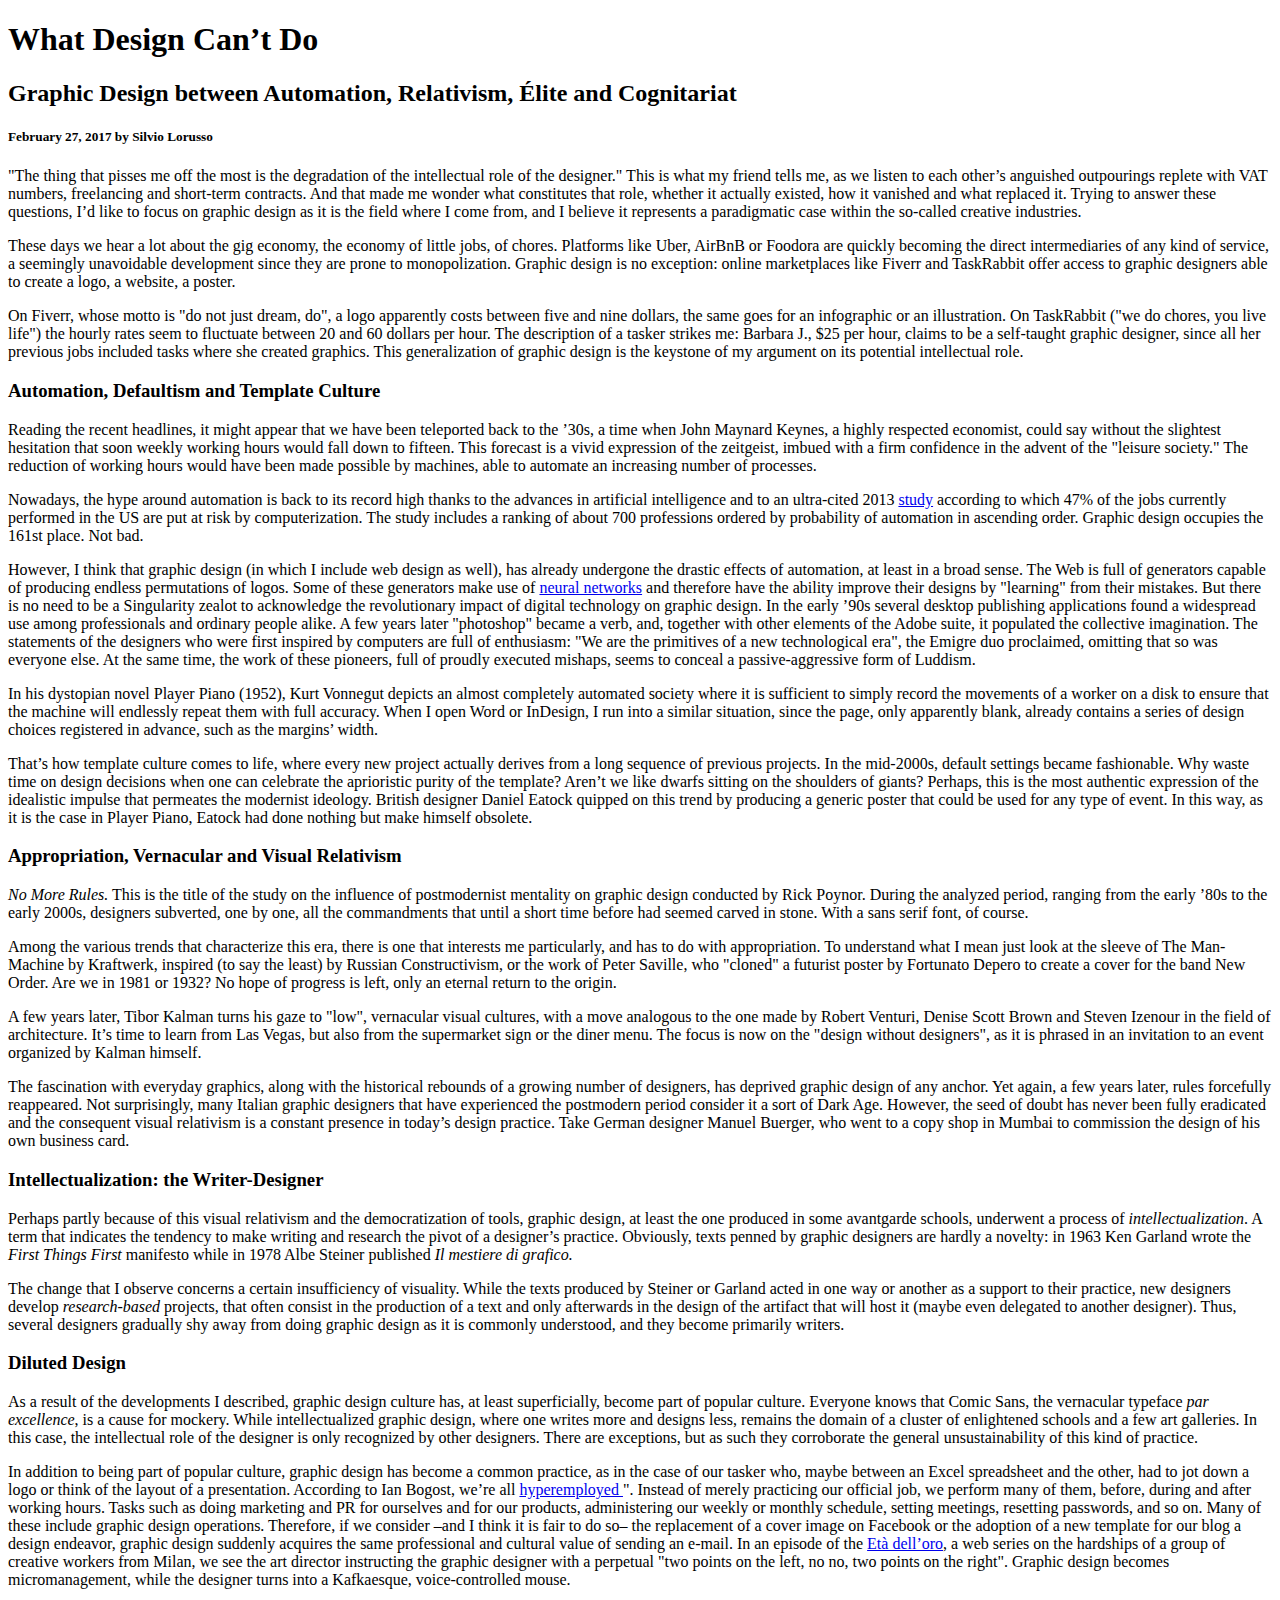
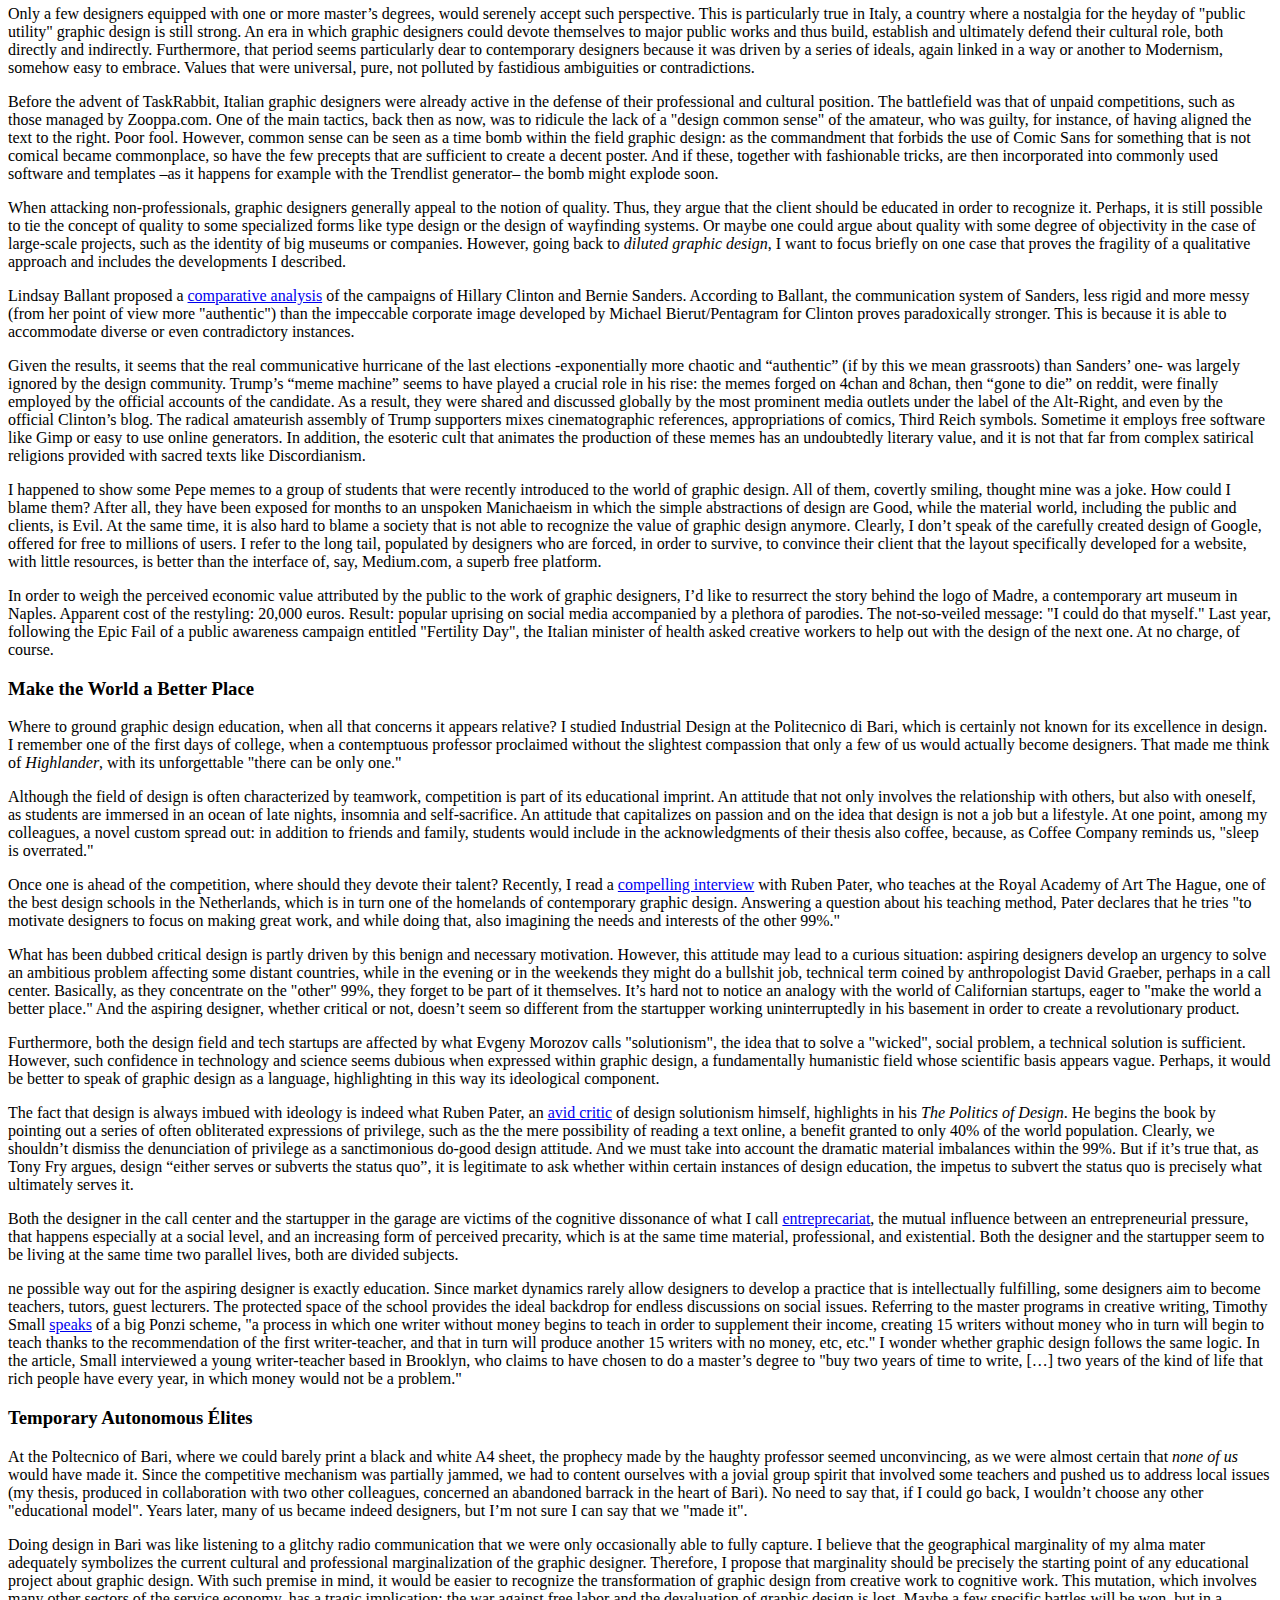
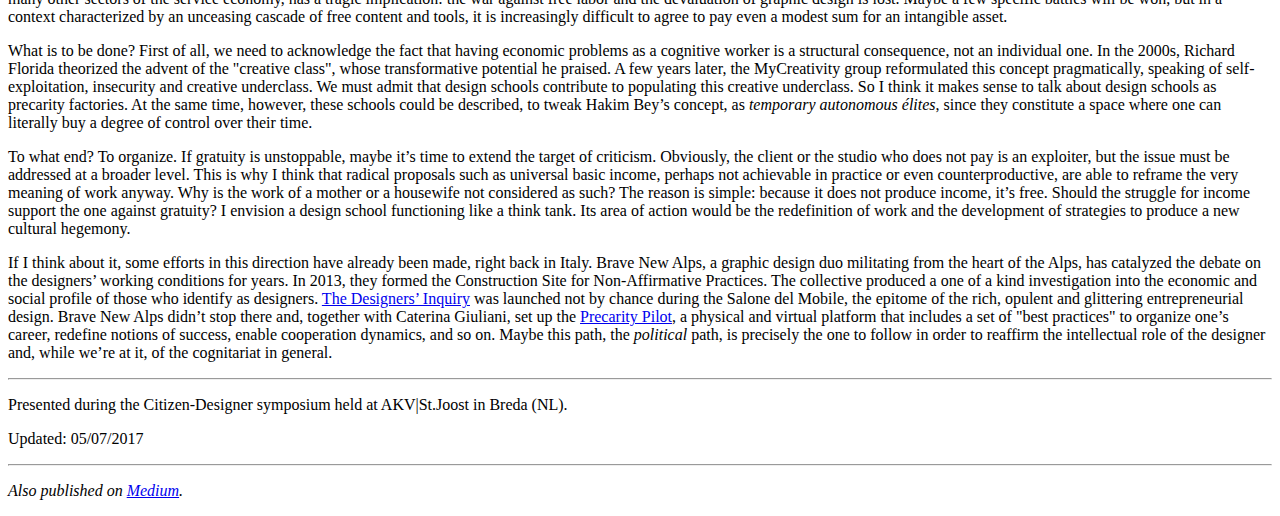
<file: index.html>
<!DOCTYPE html>
<html>

<head>
    <title>What Design Can’t Do — Graphic Design between Automation, Relativism, Élite and Cognitariat</title>
</head>

<body>
    <!-- Headings -->
    <h1>What Design Can’t Do</h1>
    <h2>Graphic Design between Automation, Relativism, Élite and Cognitariat</h2>
    <h5>February 27, 2017 by Silvio Lorusso</h5>

    <!-- Introduction -->
    <p>"The thing that pisses me off the most is the degradation of the intellectual role of the designer." This is what
        my friend tells me, as we listen to each other’s anguished outpourings replete with VAT numbers, freelancing and
        short-term contracts. And that made me wonder what constitutes that role, whether it actually existed, how it
        vanished and what replaced it. Trying to answer these questions, I’d like to focus on graphic design as it is
        the field where I come from, and I believe it represents a paradigmatic case within the so-called creative
        industries.</p>
    <p>These days we hear a lot about the gig economy, the economy of little jobs, of chores. Platforms like Uber,
        AirBnB or Foodora are quickly becoming the direct intermediaries of any kind of service, a seemingly unavoidable
        development since they are prone to monopolization. Graphic design is no exception: online marketplaces like
        Fiverr and TaskRabbit offer access to graphic designers able to create a logo, a website, a poster.</p>
    <p>On Fiverr, whose motto is "do not just dream, do", a logo apparently costs between five and nine dollars, the
        same goes for an infographic or an illustration. On TaskRabbit ("we do chores, you live life") the hourly rates
        seem to fluctuate between 20 and 60 dollars per hour. The description of a tasker strikes me: Barbara J., $25
        per hour, claims to be a self-taught graphic designer, since all her previous jobs included tasks where she
        created graphics. This generalization of graphic design is the keystone of my argument on its potential
        intellectual role.</p>

    <!-- Automation, Defaultism and Template Culture -->
    <h3>Automation, Defaultism and Template Culture</h3>
    <p>Reading the recent headlines, it might appear that we have been teleported back to the ’30s, a time when John
        Maynard Keynes, a highly respected economist, could say without the slightest hesitation that soon weekly
        working hours would fall down to fifteen. This forecast is a vivid expression of the zeitgeist, imbued with a
        firm confidence in the advent of the "leisure society." The reduction of working hours would have been made
        possible by machines, able to automate an increasing number of processes.</p>
    <p>Nowadays, the hype around automation is back to its record high thanks to the advances in artificial intelligence
        and to an ultra-cited 2013 <a
            href="https://www.oxfordmartin.ox.ac.uk/downloads%20/academic/The_Future_of_Employment.pdf">study</a>
        according to which 47% of the jobs currently performed in the US are put at risk by computerization. The study
        includes a ranking of about 700 professions ordered by probability of automation in ascending order. Graphic
        design occupies the 161st place. Not bad.</p>
    <p>However, I think that graphic design (in which I include web design as well), has already undergone the drastic
        effects of automation, at least in a broad sense. The Web is full of generators capable of producing endless
        permutations of logos. Some of these generators make use of <a href="https://looka.com/logo-maker/">neural
            networks</a> and therefore have the ability improve their designs by "learning" from their mistakes. But
        there is no need to be a Singularity zealot to acknowledge the revolutionary impact of digital technology on
        graphic design. In the early ’90s several desktop publishing applications found a widespread use among
        professionals and ordinary people alike. A few years later "photoshop" became a verb, and, together with other
        elements of the Adobe suite, it populated the collective imagination. The statements of the designers who were
        first inspired by computers are full of enthusiasm: "We are the primitives of a new technological era", the
        Emigre duo proclaimed, omitting that so was everyone else. At the same time, the work of these pioneers, full of
        proudly executed mishaps, seems to conceal a passive-aggressive form of Luddism.</p>
    <p>In his dystopian novel Player Piano (1952), Kurt Vonnegut depicts an almost completely automated society where it
        is sufficient to simply record the movements of a worker on a disk to ensure that the machine will endlessly
        repeat them with full accuracy. When I open Word or InDesign, I run into a similar situation, since the page,
        only apparently blank, already contains a series of design choices registered in advance, such as the margins’
        width.</p>
    <p>That’s how template culture comes to life, where every new project actually derives from a long sequence of
        previous projects. In the mid-2000s, default settings became fashionable. Why waste time on design decisions
        when one can celebrate the aprioristic purity of the template? Aren’t we like dwarfs sitting on the shoulders of
        giants? Perhaps, this is the most authentic expression of the idealistic impulse that permeates the modernist
        ideology. British designer Daniel Eatock quipped on this trend by producing a generic poster that could be used
        for any type of event. In this way, as it is the case in Player Piano, Eatock had done nothing but make himself
        obsolete.</p>

    <!-- Appropriation, Vernacular and Visual Relativism -->
    <h3>Appropriation, Vernacular and Visual Relativism</h3>
    <p><em>No More Rules.</em> This is the title of the study on the influence of postmodernist mentality on graphic
        design conducted by Rick Poynor. During the analyzed period, ranging from the early ’80s to the early 2000s,
        designers subverted, one by one, all the commandments that until a short time before had seemed carved in stone.
        With a sans serif font, of course.</p>
    <p>Among the various trends that characterize this era, there is one that interests me particularly, and has to do
        with appropriation. To understand what I mean just look at the sleeve of The Man-Machine by Kraftwerk, inspired
        (to say the least) by Russian Constructivism, or the work of Peter Saville, who "cloned" a futurist poster by
        Fortunato Depero to create a cover for the band New Order. Are we in 1981 or 1932? No hope of progress is left,
        only an eternal return to the origin.</p>
    <p>A few years later, Tibor Kalman turns his gaze to "low", vernacular visual cultures, with a move analogous to the
        one made by Robert Venturi, Denise Scott Brown and Steven Izenour in the field of architecture. It’s time to
        learn from Las Vegas, but also from the supermarket sign or the diner menu. The focus is now on the "design
        without designers", as it is phrased in an invitation to an event organized by Kalman himself.</p>
    <p>The fascination with everyday graphics, along with the historical rebounds of a growing number of designers, has
        deprived graphic design of any anchor. Yet again, a few years later, rules forcefully reappeared. Not
        surprisingly, many Italian graphic designers that have experienced the postmodern period consider it a sort of
        Dark Age. However, the seed of doubt has never been fully eradicated and the consequent visual relativism is a
        constant presence in today’s design practice. Take German designer Manuel Buerger, who went to a copy shop in
        Mumbai to commission the design of his own business card.</p>

    <!-- Intellectualization: the Writer-Designer -->
    <h3>Intellectualization: the Writer-Designer</h3>
    <p>Perhaps partly because of this visual relativism and the democratization of tools, graphic design, at least the
        one produced in some avantgarde schools, underwent a process of <em>intellectualization</em>. A term that
        indicates the tendency to make writing and research the pivot of a designer’s practice. Obviously, texts penned
        by graphic designers are hardly a novelty: in 1963 Ken Garland wrote the <em>First Things First</em> manifesto
        while in 1978 Albe Steiner published <em>Il mestiere di grafico.</em></p>
    <p>The change that I observe concerns a certain insufficiency of visuality. While the texts produced by Steiner or
        Garland acted in one way or another as a support to their practice, new designers develop
        <em>research-based</em>
        projects, that often consist in the production of a text and only afterwards in the design of the artifact that
        will host it (maybe even delegated to another designer). Thus, several designers gradually shy away from doing
        graphic design as it is commonly understood, and they become primarily writers.
    </p>

    <!-- Diluted Design -->
    <h3>Diluted Design</h3>
    <p>As a result of the developments I described, graphic design culture has, at least superficially, become part of
        popular culture. Everyone knows that Comic Sans, the vernacular typeface <em>par excellence</em>, is a cause for
        mockery.
        While intellectualized graphic design, where one writes more and designs less, remains the domain of a cluster
        of enlightened schools and a few art galleries. In this case, the intellectual role of the designer is only
        recognized by other designers. There are exceptions, but as such they corroborate the general unsustainability
        of this kind of practice.</p>
    <p>In addition to being part of popular culture, graphic design has become a common practice, as in the case of our
        tasker who, maybe between an Excel spreadsheet and the other, had to jot down a logo or think of the layout of a
        presentation. According to Ian Bogost, we’re all <a
            href="https://www.theatlantic.com/technology/archive/2013/11/hyperemployment-or-the-exhausting-work-of-the-technology-user/281149/">
            hyperemployed </a>". Instead of merely practicing our official job,
        we perform many of them, before, during and after working hours. Tasks such as doing marketing and PR for
        ourselves and for our products, administering our weekly or monthly schedule, setting meetings, resetting
        passwords, and so on. Many of these include graphic design operations. Therefore, if we consider –and I think it
        is fair to do so– the replacement of a cover image on Facebook or the adoption of a new template for our blog a
        design endeavor, graphic design suddenly acquires the same professional and cultural value of sending an e-mail.
        In an episode of the <a href="https://www.discoveryplus.com/it/eta-delloro/stagione-1-il-contatto/">Età
            dell’oro</a>, a web series on the hardships of a group of creative workers from Milan, we
        see the art director instructing the graphic designer with a perpetual "two points on the left, no no, two
        points on the right". Graphic design becomes micromanagement, while the designer turns into a Kafkaesque,
        voice-controlled mouse.</p>
    <p>Only a few designers equipped with one or more master’s degrees, would serenely accept such perspective. This is
        particularly true in Italy, a country where a nostalgia for the heyday of "public utility" graphic design is
        still strong. An era in which graphic designers could devote themselves to major public works and thus build,
        establish and ultimately defend their cultural role, both directly and indirectly. Furthermore, that period
        seems particularly dear to contemporary designers because it was driven by a series of ideals, again linked in a
        way or another to Modernism, somehow easy to embrace. Values that were universal, pure, not polluted by
        fastidious ambiguities or contradictions.</p>
    <p>Before the advent of TaskRabbit, Italian graphic designers were already active in the defense of their
        professional and cultural position. The battlefield was that of unpaid competitions, such as those managed by
        Zooppa.com. One of the main tactics, back then as now, was to ridicule the lack of a "design common sense" of
        the amateur, who was guilty, for instance, of having aligned the text to the right. Poor fool. However, common
        sense can be seen as a time bomb within the field graphic design: as the commandment that forbids the use of
        Comic Sans for something that is not comical became commonplace, so have the few precepts that are sufficient to
        create a decent poster. And if these, together with fashionable tricks, are then incorporated into commonly used
        software and templates –as it happens for example with the Trendlist generator– the bomb might explode soon.</p>
    <p>When attacking non-professionals, graphic designers generally appeal to the notion of quality. Thus, they argue
        that the client should be educated in order to recognize it. Perhaps, it is still possible to tie the concept of
        quality to some specialized forms like type design or the design of wayfinding systems. Or maybe one could argue
        about quality with some degree of objectivity in the case of large-scale projects, such as the identity of big
        museums or companies. However, going back to <em>diluted graphic design</em>, I want to focus briefly on one
        case that proves the fragility of a qualitative approach and includes the developments I described.</p>
    <p>Lindsay Ballant proposed a <a
            href="https://medium.com/@lindsayballant/bernie-hillary-and-the-authenticity-gap-a-case-study-in-campaign-branding-ef46845e11cb#.9fvc8enbg">comparative
            analysis</a> of the campaigns of Hillary Clinton and Bernie Sanders. According to Ballant, the communication
        system of Sanders, less rigid and more messy (from her point of view more "authentic") than the impeccable
        corporate image developed by Michael Bierut/Pentagram for Clinton proves paradoxically stronger. This is because
        it is able to accommodate diverse or even contradictory instances.</p>
    <p>Given the results, it seems that the real communicative hurricane of the last elections -exponentially more
        chaotic and “authentic” (if by this we mean grassroots) than Sanders’ one- was largely ignored by the design
        community. Trump’s “meme machine” seems to have played a crucial role in his rise: the memes forged on 4chan and
        8chan, then “gone to die” on reddit, were finally employed by the official accounts of the candidate. As a
        result, they were shared and discussed globally by the most prominent media outlets under the label of the
        Alt-Right, and even by the official Clinton’s blog. The radical amateurish assembly of Trump supporters mixes
        cinematographic references, appropriations of comics, Third Reich symbols. Sometime it employs free software
        like Gimp or easy to use online generators. In addition, the esoteric cult that animates the production of these
        memes has an undoubtedly literary value, and it is not that far from complex satirical religions provided with
        sacred texts like Discordianism.</p>
    <p>I happened to show some Pepe memes to a group of students that were recently introduced to the world of graphic
        design. All of them, covertly smiling, thought mine was a joke. How could I blame them? After all, they have
        been exposed for months to an unspoken Manichaeism in which the simple abstractions of design are Good, while
        the material world, including the public and clients, is Evil. At the same time, it is also hard to blame a
        society that is not able to recognize the value of graphic design anymore. Clearly, I don’t speak of the
        carefully created design of Google, offered for free to millions of users. I refer to the long tail, populated
        by designers who are forced, in order to survive, to convince their client that the layout specifically
        developed for a website, with little resources, is better than the interface of, say, Medium.com, a superb free
        platform.</p>
    <p>In order to weigh the perceived economic value attributed by the public to the work of graphic designers, I’d
        like to resurrect the story behind the logo of Madre, a contemporary art museum in Naples. Apparent cost of the
        restyling: 20,000 euros. Result: popular uprising on social media accompanied by a plethora of parodies. The
        not-so-veiled message: "I could do that myself." Last year, following the Epic Fail of a public awareness
        campaign entitled "Fertility Day", the Italian minister of health asked creative workers to help out with the
        design of the next one. At no charge, of course.</p>

    <!-- Make the World a Better Place -->
    <h3>Make the World a Better Place</h3>
    <p>Where to ground graphic design education, when all that concerns it appears relative? I studied Industrial Design
        at the Politecnico di Bari, which is certainly not known for its excellence in design. I remember one of the
        first days of college, when a contemptuous professor proclaimed without the slightest compassion that only a few
        of us would actually become designers. That made me think of <em>Highlander</em>, with its unforgettable "there
        can be only one."</p>
    <p>Although the field of design is often characterized by teamwork, competition is part of its educational imprint.
        An attitude that not only involves the relationship with others, but also with oneself, as students are immersed
        in an ocean of late nights, insomnia and self-sacrifice. An attitude that capitalizes on passion and on the idea
        that design is not a job but a lifestyle. At one point, among my colleagues, a novel custom spread out: in
        addition to friends and family, students would include in the acknowledgments of their thesis also coffee,
        because, as Coffee Company reminds us, "sleep is overrated."</p>
    <p>Once one is ahead of the competition, where should they devote their talent? Recently, I read a <a
            href="http://digicult.it/news/nascondere-e-rivelare-intervista-ruben-pater/">compelling interview</a> with
        Ruben Pater, who teaches at the Royal Academy of Art The Hague, one of the best design schools in the
        Netherlands, which is in turn one of the homelands of contemporary graphic design. Answering a question about
        his teaching method, Pater declares that he tries "to motivate designers to focus on making great work, and
        while doing that, also imagining the needs and interests of the other 99%."</p>
    <p>What has been dubbed critical design is partly driven by this benign and necessary motivation. However, this
        attitude may lead to a curious situation: aspiring designers develop an urgency to solve an ambitious problem
        affecting some distant countries, while in the evening or in the weekends they might do a bullshit job,
        technical term coined by anthropologist David Graeber, perhaps in a call center. Basically, as they concentrate
        on the "other" 99%, they forget to be part of it themselves. It’s hard not to notice an analogy with the world
        of Californian startups, eager to "make the world a better place." And the aspiring designer, whether critical
        or not, doesn’t seem so different from the startupper working uninterruptedly in his basement in order to create
        a revolutionary product.</p>
    <p>Furthermore, both the design field and tech startups are affected by what Evgeny Morozov calls "solutionism", the
        idea that to solve a "wicked", social problem, a technical solution is sufficient. However, such confidence in
        technology and science seems dubious when expressed within graphic design, a fundamentally humanistic field
        whose scientific basis appears vague. Perhaps, it would be better to speak of graphic design as a language,
        highlighting in this way its ideological component.</p>
    <p>The fact that design is always imbued with ideology is indeed what Ruben Pater, an <a
            href="https://www.dezeen.com/2016/04/21/ruben-pater-opinion-what-design-can-do-refugee-crisis-problematic-design/">avid
            critic</a> of design
        solutionism himself, highlights in his <em>The Politics of Design</em>. He begins the book by pointing out a
        series of
        often obliterated expressions of privilege, such as the the mere possibility of reading a text online, a benefit
        granted to only 40% of the world population. Clearly, we shouldn’t dismiss the denunciation of privilege as a
        sanctimonious do-good design attitude. And we must take into account the dramatic material imbalances within the
        99%. But if it’s true that, as Tony Fry argues, design “either serves or subverts the status quo”, it is
        legitimate to ask whether within certain instances of design education, the impetus to subvert the status quo is
        precisely what ultimately serves it.</p>
    <p>Both the designer in the call center and the startupper in the garage are victims of the cognitive dissonance of
        what I call <a href="https://networkcultures.org/entreprecariat/what-is-the-entreprecariat/">entreprecariat</a>,
        the mutual influence between an entrepreneurial pressure, that happens especially at
        a social level, and an increasing form of perceived precarity, which is at the same time material, professional,
        and existential. Both the designer and the startupper seem to be living at the same time two parallel lives,
        both are divided subjects.</p>
    <p>ne possible way out for the aspiring designer is exactly education. Since market dynamics rarely allow designers
        to develop a practice that is intellectually fulfilling, some designers aim to become teachers, tutors, guest
        lecturers. The protected space of the school provides the ideal backdrop for endless discussions on social
        issues. Referring to the master programs in creative writing, Timothy Small <a
            href="https://medium.com/@yestimsmall/dilettevolissima-%C3%A8-la-fatica-2d5eb8a1bb3b#.nprwklvov"> speaks</a>
        of a big Ponzi scheme, "a
        process in which one writer without money begins to teach in order to supplement their income, creating 15
        writers without money who in turn will begin to teach thanks to the recommendation of the first writer-teacher,
        and that in turn will produce another 15 writers with no money, etc, etc." I wonder whether graphic design
        follows the same logic. In the article, Small interviewed a young writer-teacher based in Brooklyn, who claims
        to have chosen to do a master’s degree to "buy two years of time to write, […] two years of the kind of life
        that rich people have every year, in which money would not be a problem."</p>

    <!-- Temporary Autonomous Élites -->
    <h3>Temporary Autonomous Élites</h3>
    <p>At the Poltecnico of Bari, where we could barely print a black and white A4 sheet, the prophecy made by the
        haughty professor seemed unconvincing, as we were almost certain that <em>none of us</em> would have made it.
        Since the competitive mechanism was partially jammed, we had to content ourselves with a jovial group spirit
        that involved some teachers and pushed us to address local issues (my thesis, produced in collaboration with two
        other colleagues, concerned an abandoned barrack in the heart of Bari). No need to say that, if I could go back,
        I wouldn’t choose any other "educational model". Years later, many of us became indeed designers, but I’m not
        sure I can say that we "made it".</p>
    <p>Doing design in Bari was like listening to a glitchy radio communication that we were only occasionally able to
        fully capture. I believe that the geographical marginality of my alma mater adequately symbolizes the current
        cultural and professional marginalization of the graphic designer. Therefore, I propose that marginality should
        be precisely the starting point of any educational project about graphic design. With such premise in mind, it
        would be easier to recognize the transformation of graphic design from creative work to cognitive work. This
        mutation, which involves many other sectors of the service economy, has a tragic implication: the war against
        free labor and the devaluation of graphic design is lost. Maybe a few specific battles will be won, but in a
        context characterized by an unceasing cascade of free content and tools, it is increasingly difficult to agree
        to pay even a modest sum for an intangible asset.</p>
    <p>What is to be done? First of all, we need to acknowledge the fact that having economic problems as a cognitive
        worker is a structural consequence, not an individual one. In the 2000s, Richard Florida theorized the advent of
        the "creative class", whose transformative potential he praised. A few years later, the MyCreativity group
        reformulated this concept pragmatically, speaking of self-exploitation, insecurity and creative underclass. We
        must admit that design schools contribute to populating this creative underclass. So I think it makes sense to
        talk about design schools as precarity factories. At the same time, however, these schools could be described,
        to tweak Hakim Bey’s concept, as <em>temporary autonomous élites</em>, since they constitute a space where one
        can
        literally buy a degree of control over their time.</p>
    <p>To what end? To organize. If gratuity is unstoppable, maybe it’s time to extend the target of criticism.
        Obviously, the client or the studio who does not pay is an exploiter, but the issue must be addressed at a
        broader level. This is why I think that radical proposals such as universal basic income, perhaps not achievable
        in practice or even counterproductive, are able to reframe the very meaning of work anyway. Why is the work of a
        mother or a housewife not considered as such? The reason is simple: because it does not produce income, it’s
        free. Should the struggle for income support the one against gratuity? I envision a design school functioning
        like a think tank. Its area of action would be the redefinition of work and the development of strategies to
        produce a new cultural hegemony.</p>
    <p>If I think about it, some efforts in this direction have already been made, right back in Italy. Brave New Alps,
        a graphic design duo militating from the heart of the Alps, has catalyzed the debate on the designers’ working
        conditions for years. In 2013, they formed the Construction Site for Non-Affirmative Practices. The collective
        produced a one of a kind investigation into the economic and social profile of those who identify as designers.
        <a href="http://www.pratichenonaffermative.net/inquiry/">The Designers’ Inquiry</a> was launched not by chance
        during the Salone del Mobile, the epitome of the rich, opulent
        and glittering entrepreneurial design. Brave New Alps didn’t stop there and, together with Caterina Giuliani,
        set up the <a href="https://precaritypilot.net/">Precarity Pilot</a>, a physical and virtual platform that
        includes a set of "best practices" to organize
        one’s career, redefine notions of success, enable cooperation dynamics, and so on. Maybe this path, the
        <em>political</em> path, is precisely the one to follow in order to reaffirm the intellectual role of the
        designer and,
        while we’re at it, of the cognitariat in general.

        <!-- Ending -->
        <hr>
    <p>Presented during the Citizen-Designer symposium held at AKV|St.Joost in Breda (NL).</p>
    <p>Updated: 05/07/2017</p>

    <hr>
    <p><em>Also published on <a
                href="https://medium.com/the-entreprecariat/what-design-cant-do-graphic-design-between-automation-relativism-%C3%A9lite-and-cognitariat-924159a898a">Medium</a>.</em>
    </p>

</body>

</html>
</file>
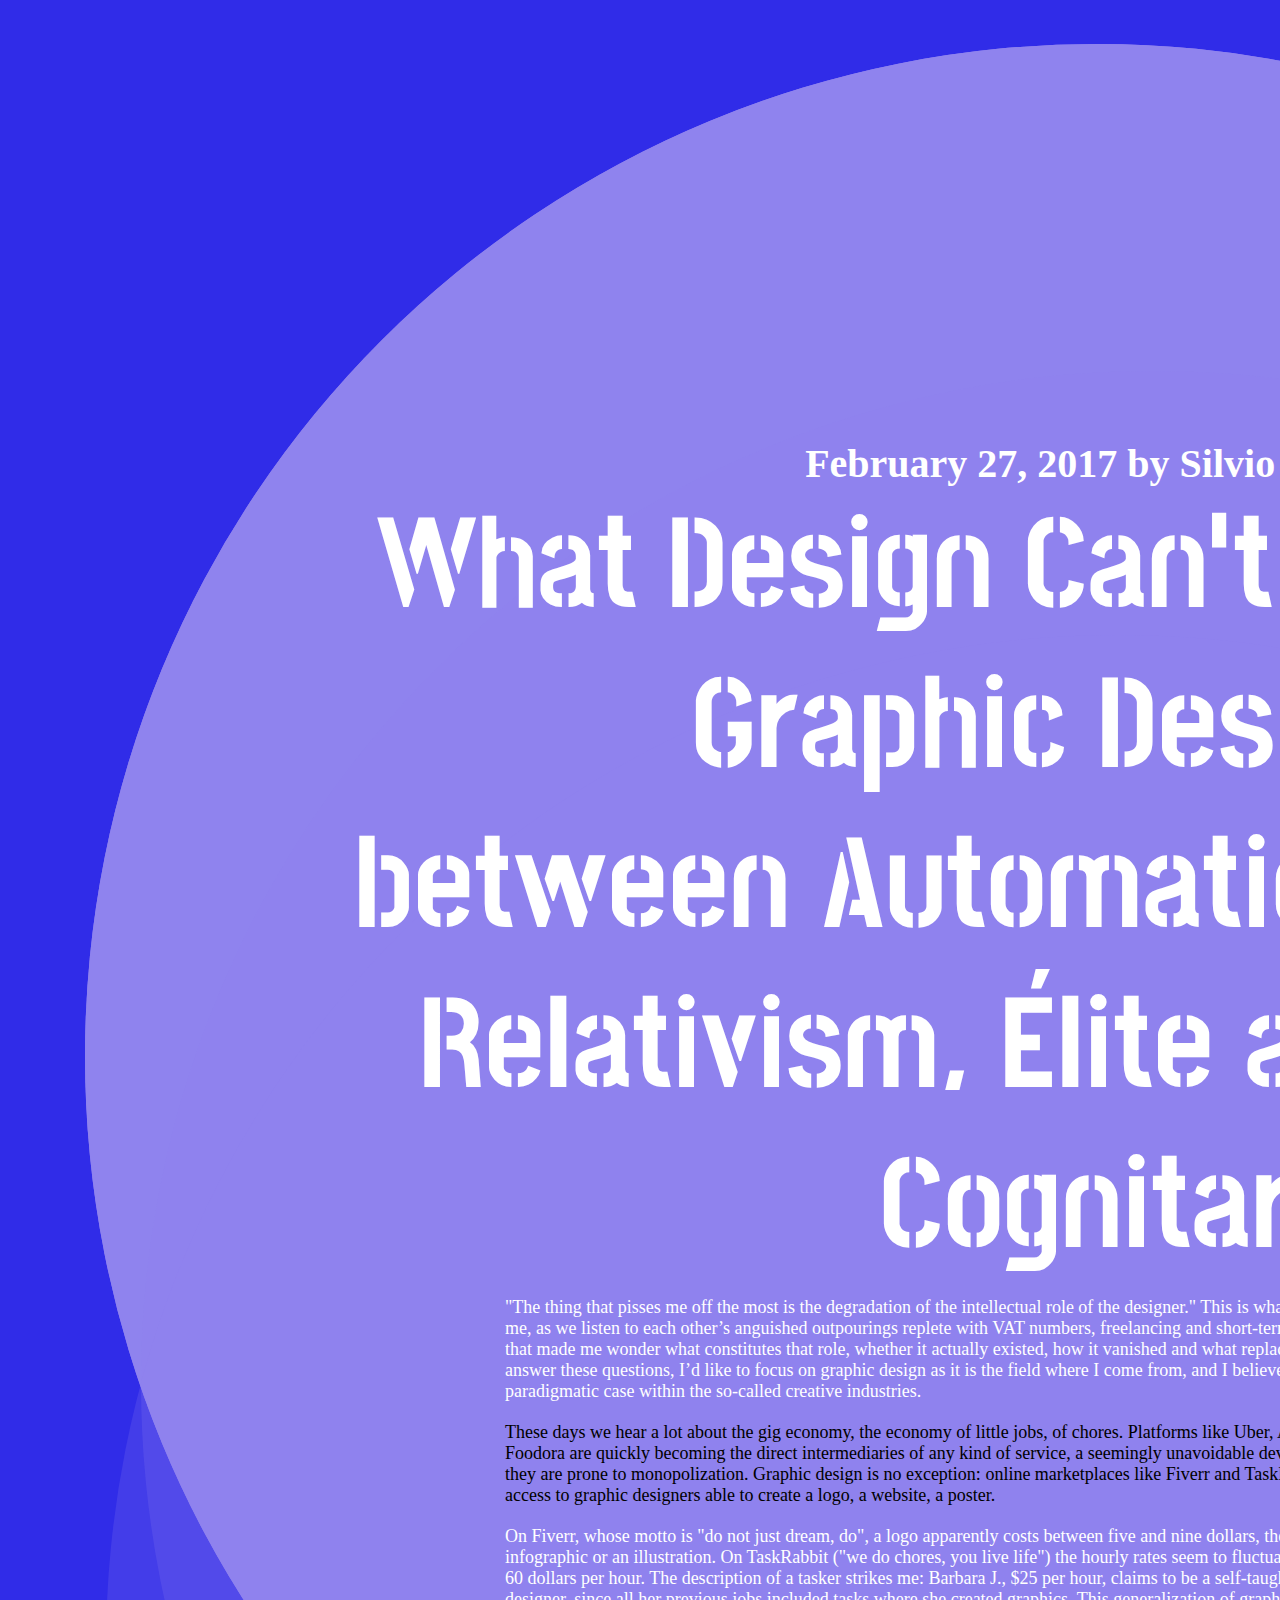
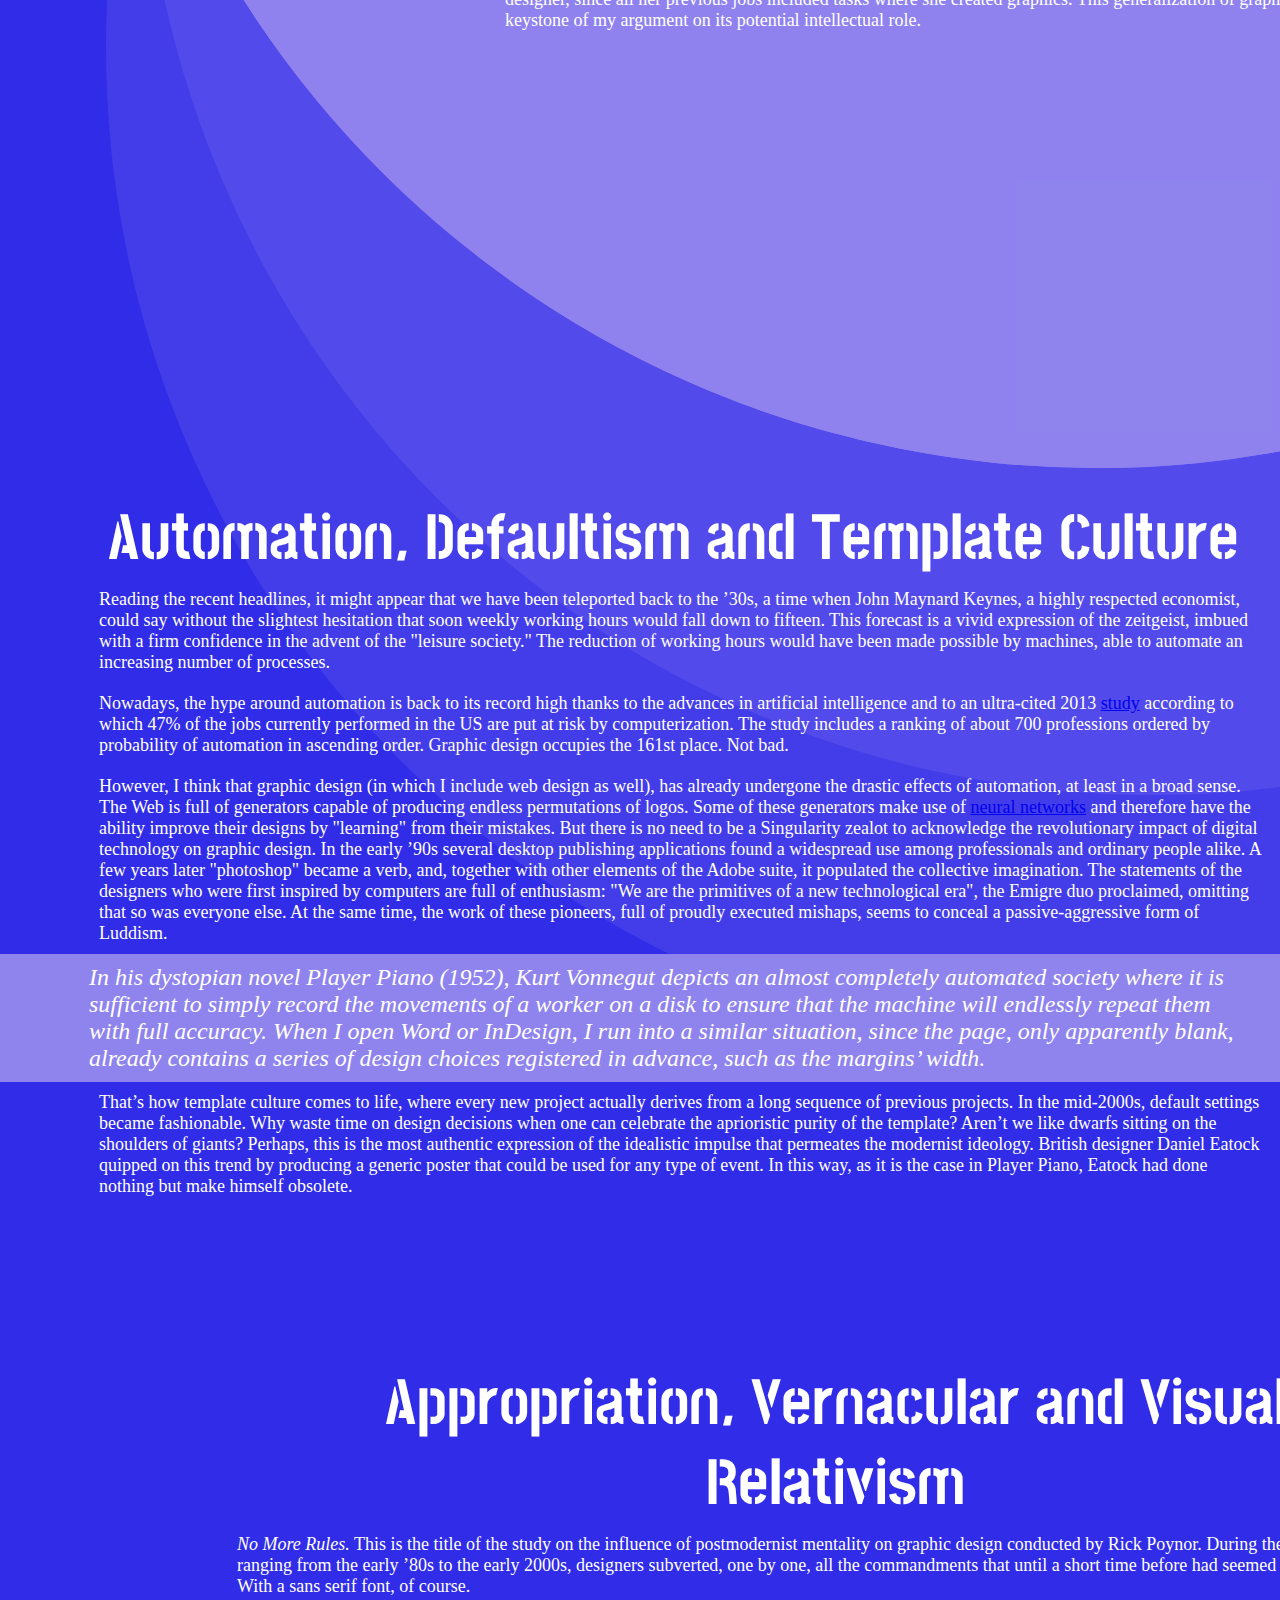
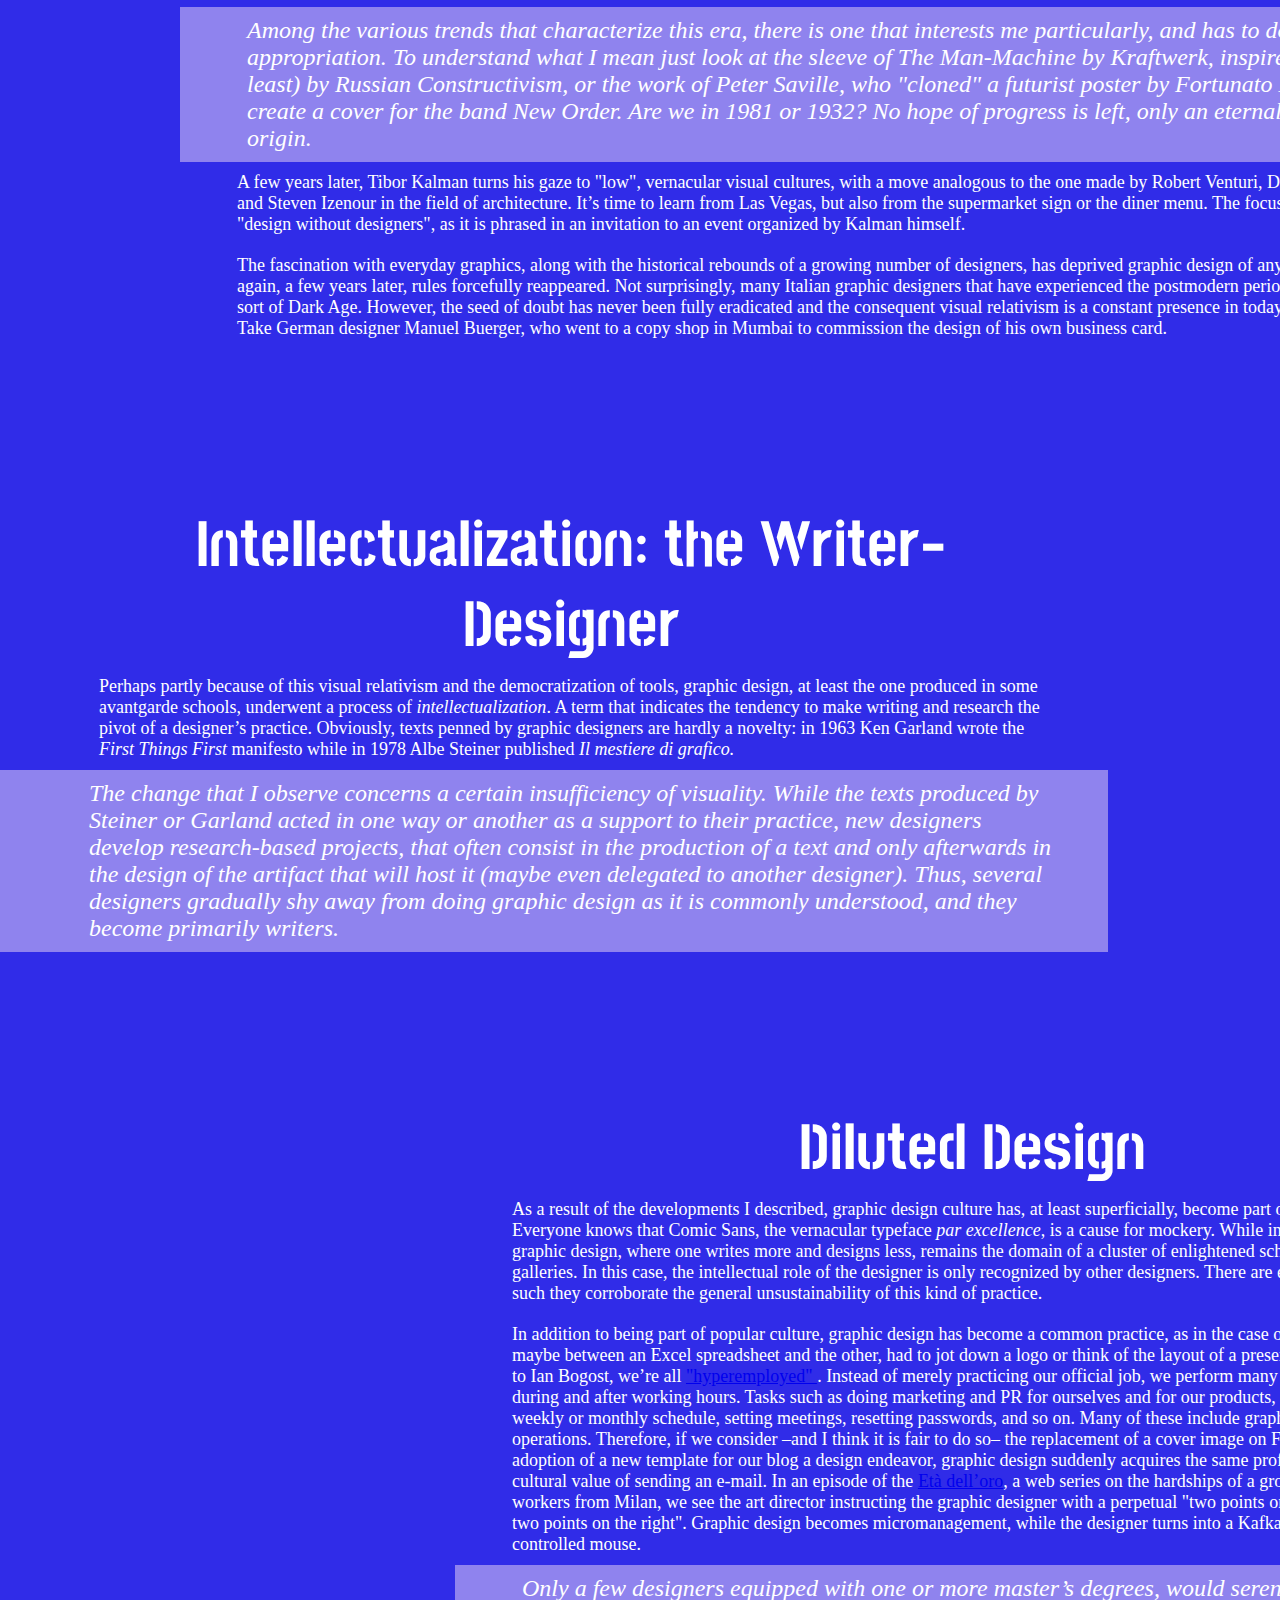
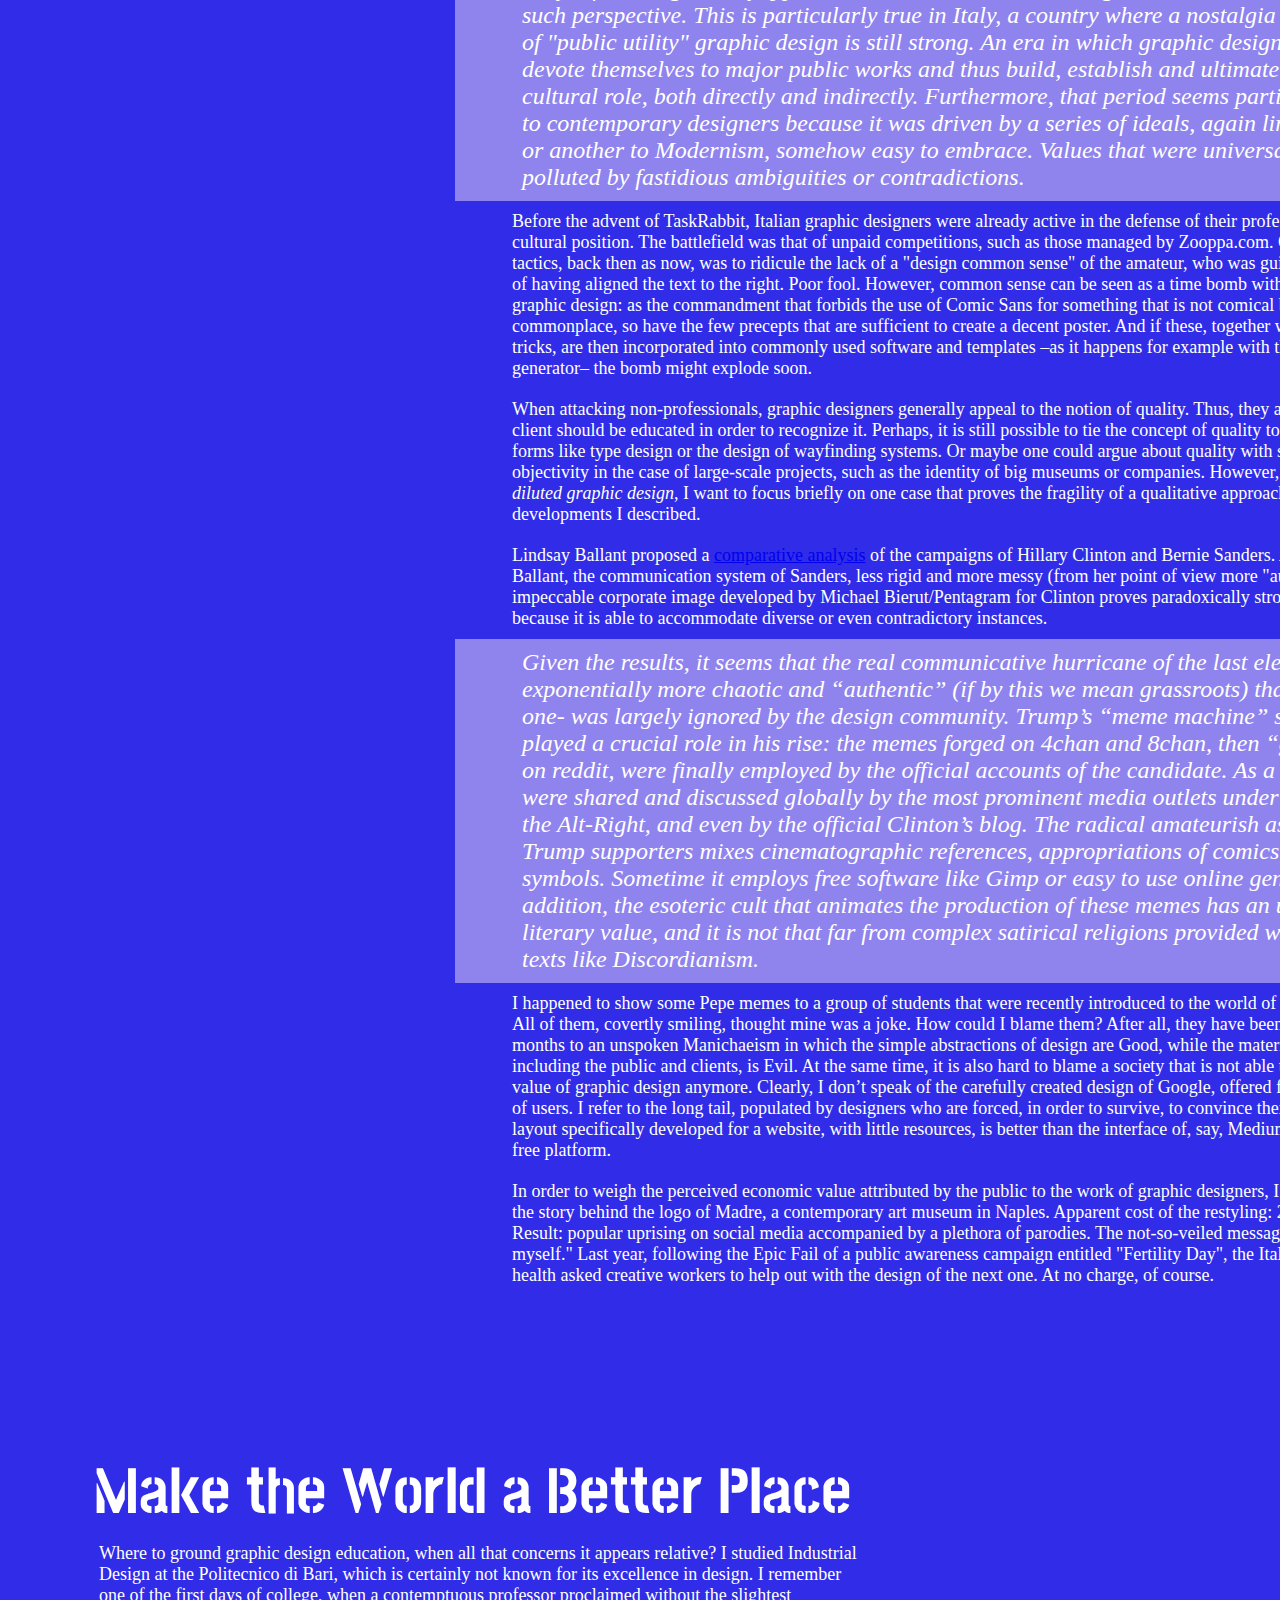
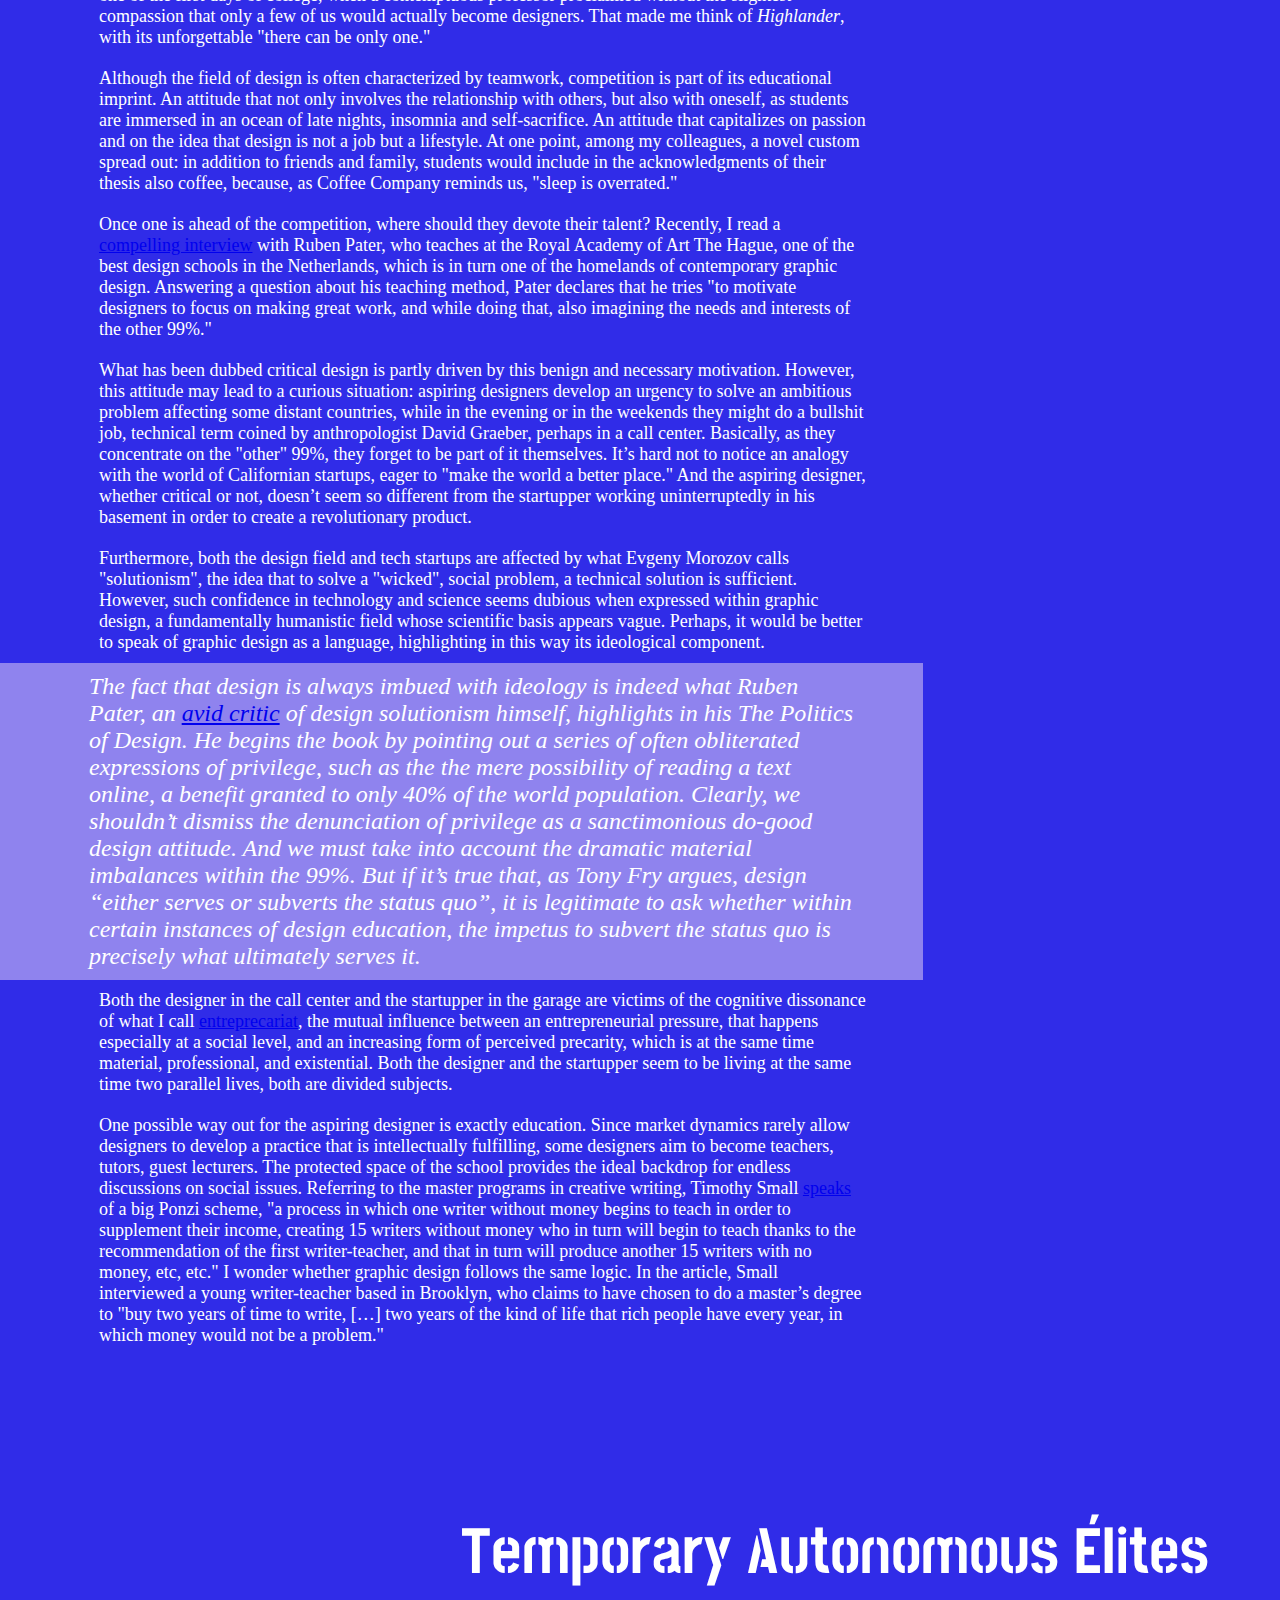
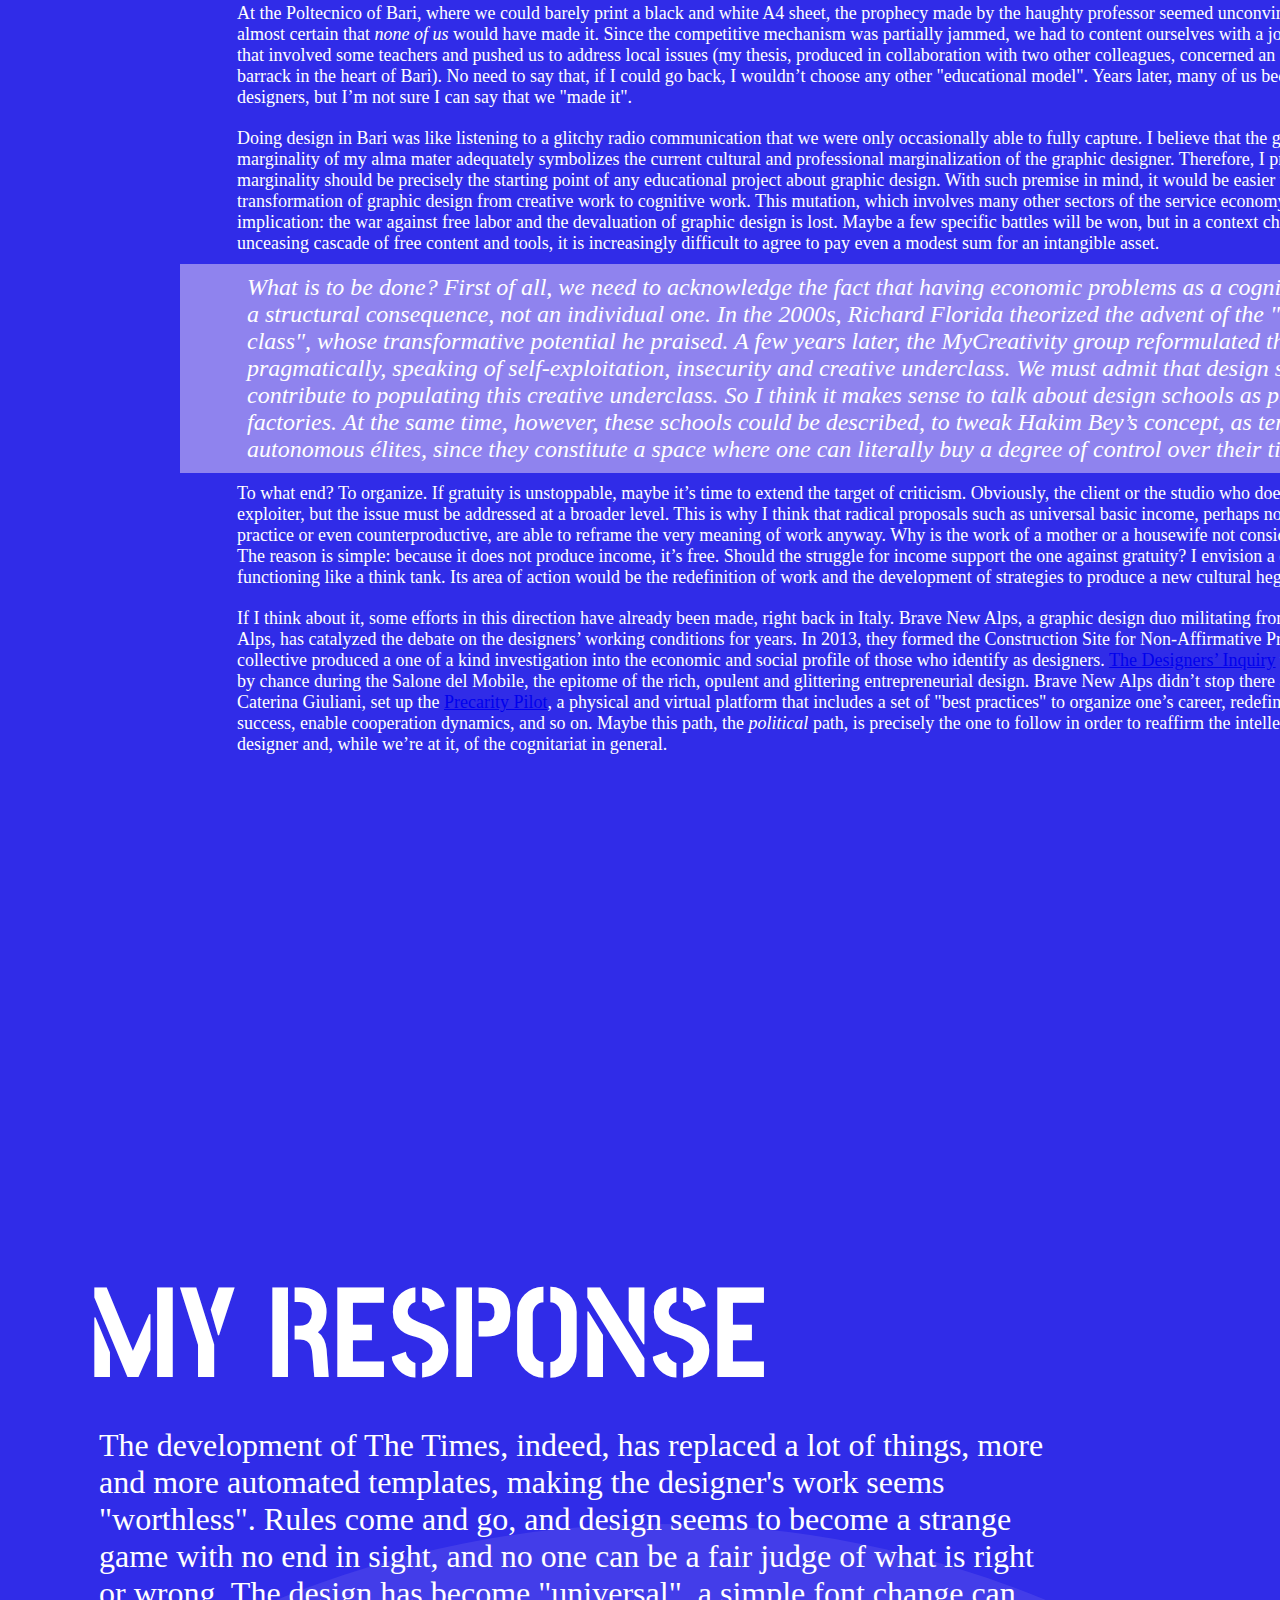
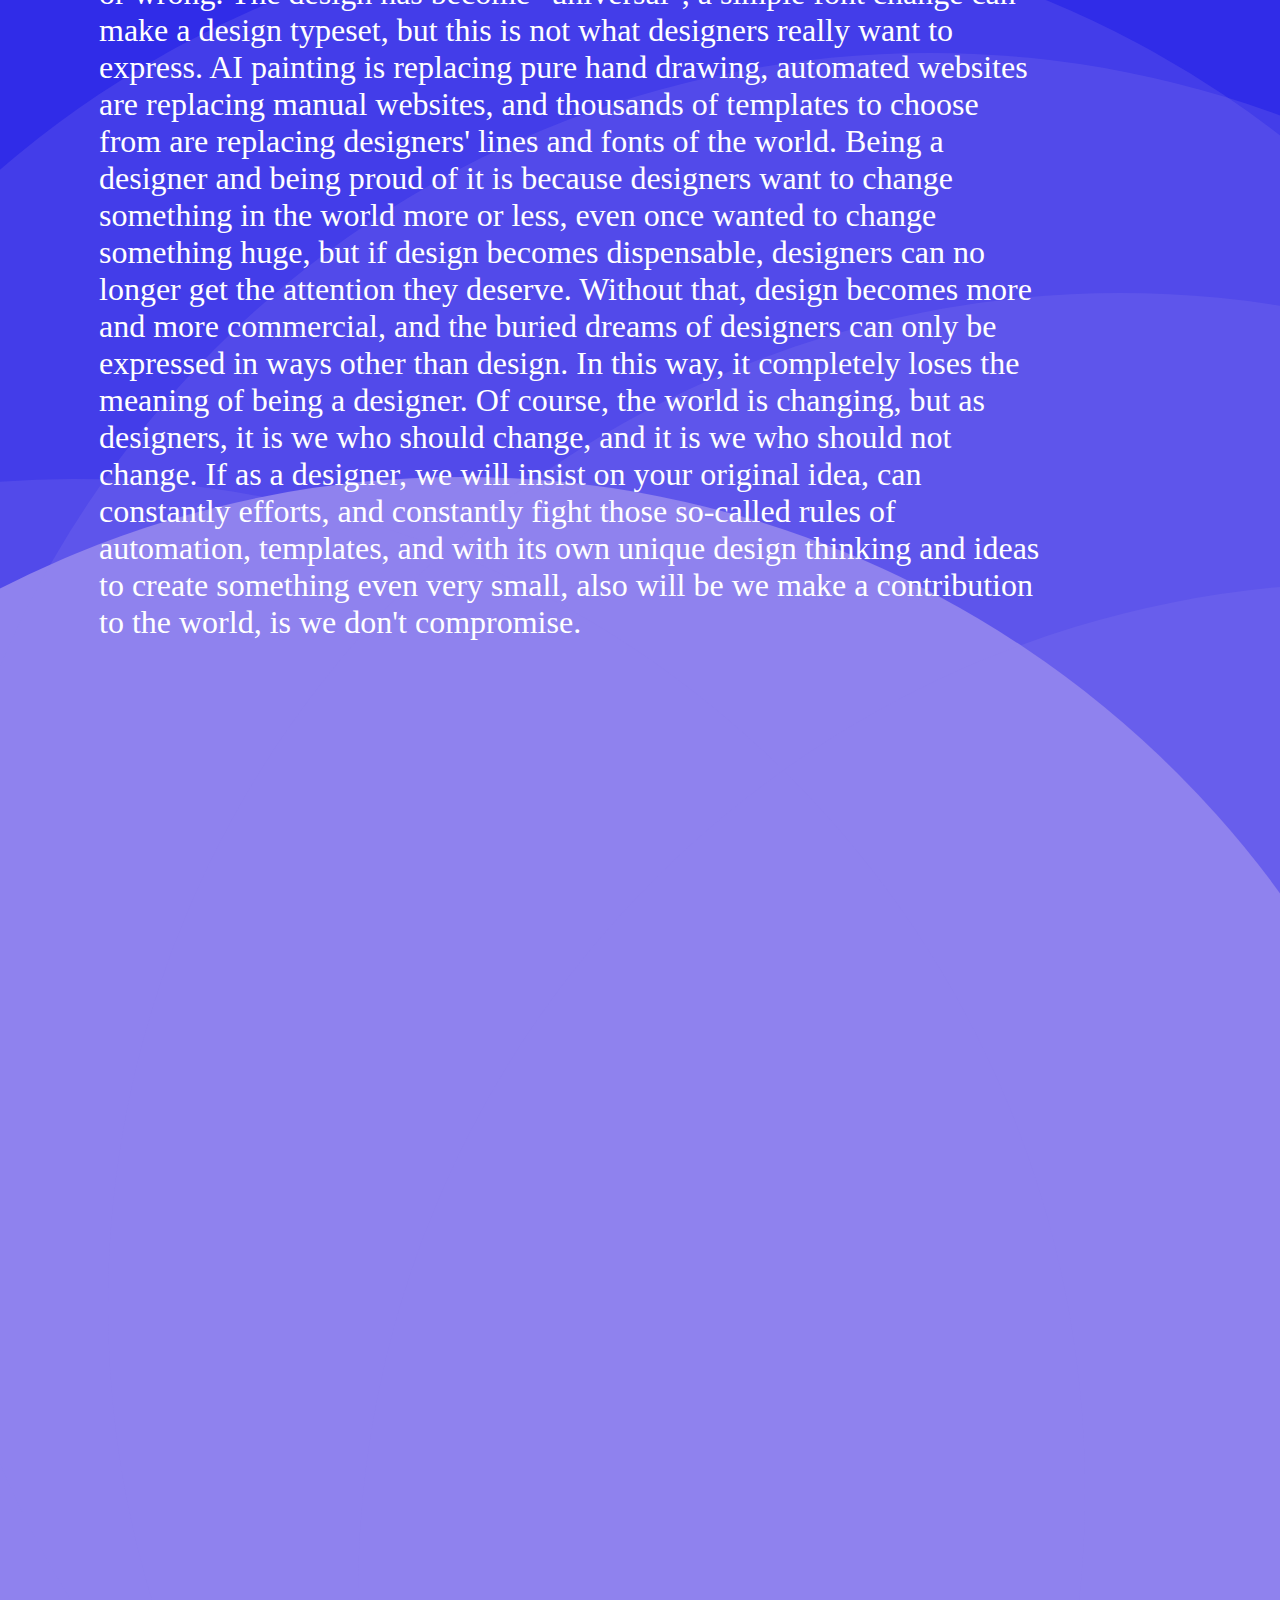
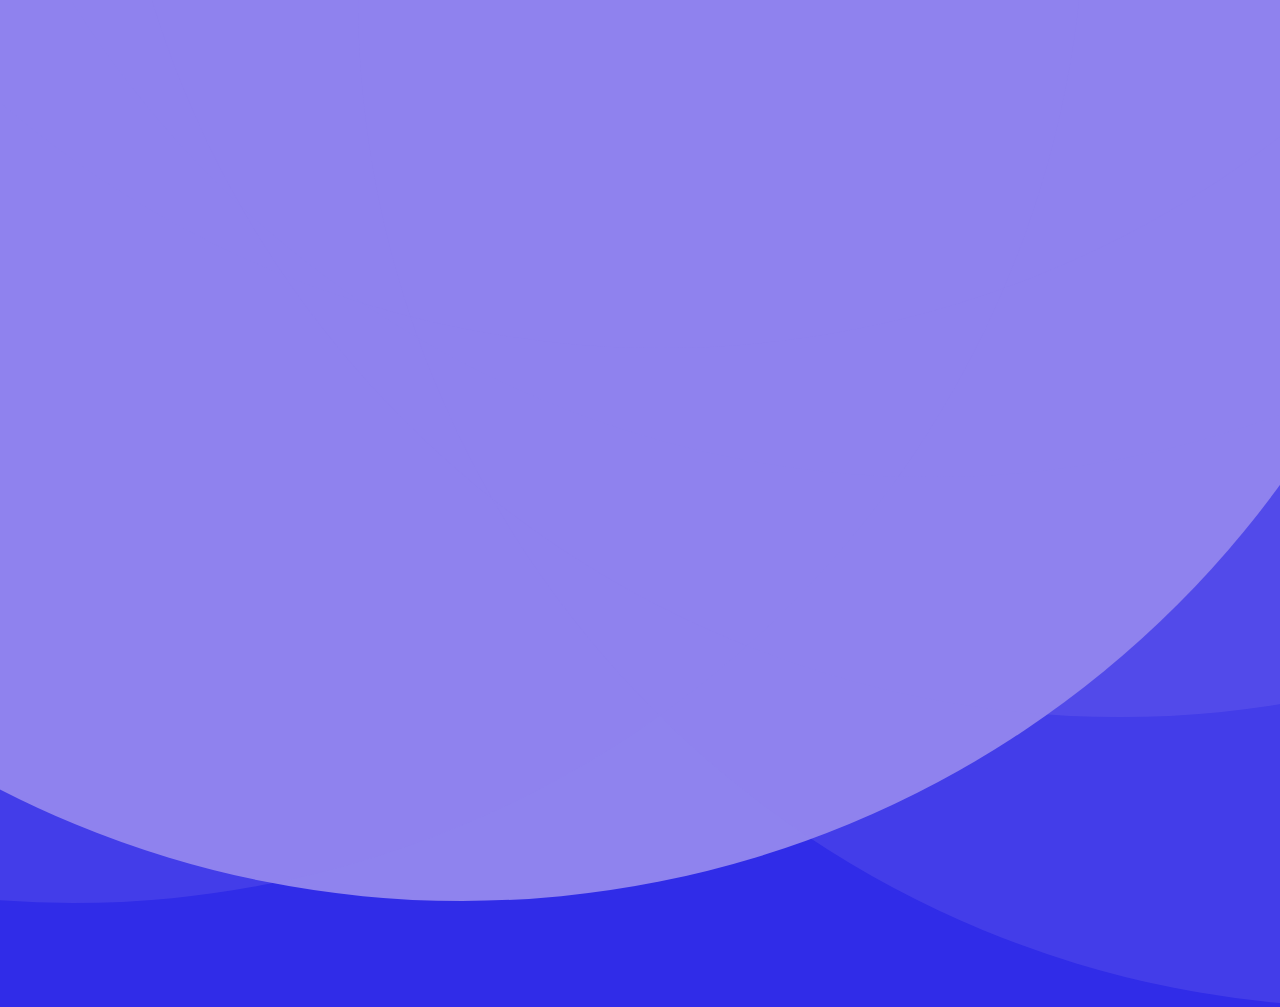
<file: manuscript/index.html>
<!DOCTYPE html>
<html>
<link rel="stylesheet" href="index.css">
<head>
    <title>What Design Can’t Do — Graphic Design between Automation, Relativism, Élite and Cognitariat</title>
</head>

<body>
    <div class="circleBase circle1"></div>
    <!-- Headings -->
    <header>
        <h5 class = "t1">February 27, 2017 by Silvio Lorusso</h5>
        <h1>What Design Can’t Do</h1>
        <h1>Graphic Design <br> between Automation, <br>Relativism, Élite and<br> Cognitariat</h1>

        <!-- Introduction -->
        <p class="intro1">"The thing that pisses me off the most is the degradation of the intellectual role of the designer." This is what
            my friend tells me, as we listen to each other’s anguished outpourings replete with VAT numbers, freelancing and
            short-term contracts. And that made me wonder what constitutes that role, whether it actually existed, how it
            vanished and what replaced it. Trying to answer these questions, I’d like to focus on graphic design as it is
            the field where I come from, and I believe it represents a paradigmatic case within the so-called creative
            industries.</p>
        <p class="intro2">These days we hear a lot about the gig economy, the economy of little jobs, of chores. Platforms like Uber,
            AirBnB or Foodora are quickly becoming the direct intermediaries of any kind of service, a seemingly unavoidable
            development since they are prone to monopolization. Graphic design is no exception: online marketplaces like
            Fiverr and TaskRabbit offer access to graphic designers able to create a logo, a website, a poster.</p>
        <p class="intro1">On Fiverr, whose motto is "do not just dream, do", a logo apparently costs between five and nine dollars, the
            same goes for an infographic or an illustration. On TaskRabbit ("we do chores, you live life") the hourly rates
            seem to fluctuate between 20 and 60 dollars per hour. The description of a tasker strikes me: Barbara J., $25
            per hour, claims to be a self-taught graphic designer, since all her previous jobs included tasks where she
            created graphics. This generalization of graphic design is the keystone of my argument on its potential
            intellectual role.</p>
    </header>
    <main>
    <!-- Automation, Defaultism and Template Culture -->
    <h3 class="pl">Automation, Defaultism and Template Culture</h3>
    <p class="content">Reading the recent headlines, it might appear that we have been teleported back to the ’30s, a time when John
        Maynard Keynes, a highly respected economist, could say without the slightest hesitation that soon weekly
        working hours would fall down to fifteen. This forecast is a vivid expression of the zeitgeist, imbued with a
        firm confidence in the advent of the "leisure society." The reduction of working hours would have been made
        possible by machines, able to automate an increasing number of processes.</p>
    <p class="content">Nowadays, the hype around automation is back to its record high thanks to the advances in artificial intelligence
        and to an ultra-cited 2013 <a
            href="https://www.oxfordmartin.ox.ac.uk/downloads%20/academic/The_Future_of_Employment.pdf">study</a>
        according to which 47% of the jobs currently performed in the US are put at risk by computerization. The study
        includes a ranking of about 700 professions ordered by probability of automation in ascending order. Graphic
        design occupies the 161st place. Not bad.</p>
    <p class="content">However, I think that graphic design (in which I include web design as well), has already undergone the drastic
        effects of automation, at least in a broad sense. The Web is full of generators capable of producing endless
        permutations of logos. Some of these generators make use of <a href="https://looka.com/logo-maker/">neural
            networks</a> and therefore have the ability improve their designs by "learning" from their mistakes. But
        there is no need to be a Singularity zealot to acknowledge the revolutionary impact of digital technology on
        graphic design. In the early ’90s several desktop publishing applications found a widespread use among
        professionals and ordinary people alike. A few years later "photoshop" became a verb, and, together with other
        elements of the Adobe suite, it populated the collective imagination. The statements of the designers who were
        first inspired by computers are full of enthusiasm: "We are the primitives of a new technological era", the
        Emigre duo proclaimed, omitting that so was everyone else. At the same time, the work of these pioneers, full of
        proudly executed mishaps, seems to conceal a passive-aggressive form of Luddism.</p>
    <p class="fangkuai"><i>In his dystopian novel Player Piano (1952), Kurt Vonnegut depicts an almost completely automated society where it
        is sufficient to simply record the movements of a worker on a disk to ensure that the machine will endlessly
        repeat them with full accuracy. When I open Word or InDesign, I run into a similar situation, since the page,
        only apparently blank, already contains a series of design choices registered in advance, such as the margins’
        width.</i></p>
    <p class="content">That’s how template culture comes to life, where every new project actually derives from a long sequence of
        previous projects. In the mid-2000s, default settings became fashionable. Why waste time on design decisions
        when one can celebrate the aprioristic purity of the template? Aren’t we like dwarfs sitting on the shoulders of
        giants? Perhaps, this is the most authentic expression of the idealistic impulse that permeates the modernist
        ideology. British designer Daniel Eatock quipped on this trend by producing a generic poster that could be used
        for any type of event. In this way, as it is the case in Player Piano, Eatock had done nothing but make himself
        obsolete.</p>

    <!-- Appropriation, Vernacular and Visual Relativism -->
    <h3 class = "pr">Appropriation, Vernacular and Visual Relativism</h3>
    <p class="content2"><em>No More Rules.</em> This is the title of the study on the influence of postmodernist mentality on graphic
        design conducted by Rick Poynor. During the analyzed period, ranging from the early ’80s to the early 2000s,
        designers subverted, one by one, all the commandments that until a short time before had seemed carved in stone.
        With a sans serif font, of course.</p>
    <p class="youbian"><i>Among the various trends that characterize this era, there is one that interests me particularly, and has to do
        with appropriation. To understand what I mean just look at the sleeve of The Man-Machine by Kraftwerk, inspired
        (to say the least) by Russian Constructivism, or the work of Peter Saville, who "cloned" a futurist poster by
        Fortunato Depero to create a cover for the band New Order. Are we in 1981 or 1932? No hope of progress is left,
        only an eternal return to the origin.</i></p>
    <p class="content2">A few years later, Tibor Kalman turns his gaze to "low", vernacular visual cultures, with a move analogous to the
        one made by Robert Venturi, Denise Scott Brown and Steven Izenour in the field of architecture. It’s time to
        learn from Las Vegas, but also from the supermarket sign or the diner menu. The focus is now on the "design
        without designers", as it is phrased in an invitation to an event organized by Kalman himself.</p>
    <p class="content2">The fascination with everyday graphics, along with the historical rebounds of a growing number of designers, has
        deprived graphic design of any anchor. Yet again, a few years later, rules forcefully reappeared. Not
        surprisingly, many Italian graphic designers that have experienced the postmodern period consider it a sort of
        Dark Age. However, the seed of doubt has never been fully eradicated and the consequent visual relativism is a
        constant presence in today’s design practice. Take German designer Manuel Buerger, who went to a copy shop in
        Mumbai to commission the design of his own business card.</p>

    <!-- Intellectualization: the Writer-Designer -->
    <h3 class="pl3">Intellectualization: the Writer-Designer</h3>
    <p class="content3">Perhaps partly because of this visual relativism and the democratization of tools, graphic design, at least the
        one produced in some avantgarde schools, underwent a process of <em>intellectualization</em>. A term that
        indicates the tendency to make writing and research the pivot of a designer’s practice. Obviously, texts penned
        by graphic designers are hardly a novelty: in 1963 Ken Garland wrote the <em>First Things First</em> manifesto
        while in 1978 Albe Steiner published <em>Il mestiere di grafico.</em></p>
    <p class="fangkuai2"><i>The change that I observe concerns a certain insufficiency of visuality. While the texts produced by Steiner or
        Garland acted in one way or another as a support to their practice, new designers develop
        <em>research-based</em>
        projects, that often consist in the production of a text and only afterwards in the design of the artifact that
        will host it (maybe even delegated to another designer). Thus, several designers gradually shy away from doing
        graphic design as it is commonly understood, and they become primarily writers.</i>
    </p>

    <!-- Diluted Design -->
    <h3 class="pr4">Diluted Design</h3>
    <p class="content4">As a result of the developments I described, graphic design culture has, at least superficially, become part of
        popular culture. Everyone knows that Comic Sans, the vernacular typeface <em>par excellence</em>, is a cause for
        mockery.
        While intellectualized graphic design, where one writes more and designs less, remains the domain of a cluster
        of enlightened schools and a few art galleries. In this case, the intellectual role of the designer is only
        recognized by other designers. There are exceptions, but as such they corroborate the general unsustainability
        of this kind of practice.</p>
    <p class="content4">In addition to being part of popular culture, graphic design has become a common practice, as in the case of our
        tasker who, maybe between an Excel spreadsheet and the other, had to jot down a logo or think of the layout of a
        presentation. According to Ian Bogost, we’re all <a
            href="https://www.theatlantic.com/technology/archive/2013/11/hyperemployment-or-the-exhausting-work-of-the-technology-user/281149/">
            "hyperemployed" </a>. Instead of merely practicing our official job,
        we perform many of them, before, during and after working hours. Tasks such as doing marketing and PR for
        ourselves and for our products, administering our weekly or monthly schedule, setting meetings, resetting
        passwords, and so on. Many of these include graphic design operations. Therefore, if we consider –and I think it
        is fair to do so– the replacement of a cover image on Facebook or the adoption of a new template for our blog a
        design endeavor, graphic design suddenly acquires the same professional and cultural value of sending an e-mail.
        In an episode of the <a href="https://www.discoveryplus.com/it/eta-delloro/stagione-1-il-contatto/">Età
            dell’oro</a>, a web series on the hardships of a group of creative workers from Milan, we
        see the art director instructing the graphic designer with a perpetual "two points on the left, no no, two
        points on the right". Graphic design becomes micromanagement, while the designer turns into a Kafkaesque,
        voice-controlled mouse.</p>
    <p class="youbian2"><i>Only a few designers equipped with one or more master’s degrees, would serenely accept such perspective. This is
        particularly true in Italy, a country where a nostalgia for the heyday of "public utility" graphic design is
        still strong. An era in which graphic designers could devote themselves to major public works and thus build,
        establish and ultimately defend their cultural role, both directly and indirectly. Furthermore, that period
        seems particularly dear to contemporary designers because it was driven by a series of ideals, again linked in a
        way or another to Modernism, somehow easy to embrace. Values that were universal, pure, not polluted by
        fastidious ambiguities or contradictions.</i></p>
    <p class="content4">Before the advent of TaskRabbit, Italian graphic designers were already active in the defense of their
        professional and cultural position. The battlefield was that of unpaid competitions, such as those managed by
        Zooppa.com. One of the main tactics, back then as now, was to ridicule the lack of a "design common sense" of
        the amateur, who was guilty, for instance, of having aligned the text to the right. Poor fool. However, common
        sense can be seen as a time bomb within the field graphic design: as the commandment that forbids the use of
        Comic Sans for something that is not comical became commonplace, so have the few precepts that are sufficient to
        create a decent poster. And if these, together with fashionable tricks, are then incorporated into commonly used
        software and templates –as it happens for example with the Trendlist generator– the bomb might explode soon.</p>
    <p class="content4">When attacking non-professionals, graphic designers generally appeal to the notion of quality. Thus, they argue
        that the client should be educated in order to recognize it. Perhaps, it is still possible to tie the concept of
        quality to some specialized forms like type design or the design of wayfinding systems. Or maybe one could argue
        about quality with some degree of objectivity in the case of large-scale projects, such as the identity of big
        museums or companies. However, going back to <em>diluted graphic design</em>, I want to focus briefly on one
        case that proves the fragility of a qualitative approach and includes the developments I described.</p>
    <p class="content4">Lindsay Ballant proposed a <a
            href="https://medium.com/@lindsayballant/bernie-hillary-and-the-authenticity-gap-a-case-study-in-campaign-branding-ef46845e11cb#.9fvc8enbg">comparative
            analysis</a> of the campaigns of Hillary Clinton and Bernie Sanders. According to Ballant, the communication
        system of Sanders, less rigid and more messy (from her point of view more "authentic") than the impeccable
        corporate image developed by Michael Bierut/Pentagram for Clinton proves paradoxically stronger. This is because
        it is able to accommodate diverse or even contradictory instances.</p>
    <p class="youbian2"><i>Given the results, it seems that the real communicative hurricane of the last elections -exponentially more
        chaotic and “authentic” (if by this we mean grassroots) than Sanders’ one- was largely ignored by the design
        community. Trump’s “meme machine” seems to have played a crucial role in his rise: the memes forged on 4chan and
        8chan, then “gone to die” on reddit, were finally employed by the official accounts of the candidate. As a
        result, they were shared and discussed globally by the most prominent media outlets under the label of the
        Alt-Right, and even by the official Clinton’s blog. The radical amateurish assembly of Trump supporters mixes
        cinematographic references, appropriations of comics, Third Reich symbols. Sometime it employs free software
        like Gimp or easy to use online generators. In addition, the esoteric cult that animates the production of these
        memes has an undoubtedly literary value, and it is not that far from complex satirical religions provided with
        sacred texts like Discordianism.</i></p>
    <p class="content4">I happened to show some Pepe memes to a group of students that were recently introduced to the world of graphic
        design. All of them, covertly smiling, thought mine was a joke. How could I blame them? After all, they have
        been exposed for months to an unspoken Manichaeism in which the simple abstractions of design are Good, while
        the material world, including the public and clients, is Evil. At the same time, it is also hard to blame a
        society that is not able to recognize the value of graphic design anymore. Clearly, I don’t speak of the
        carefully created design of Google, offered for free to millions of users. I refer to the long tail, populated
        by designers who are forced, in order to survive, to convince their client that the layout specifically
        developed for a website, with little resources, is better than the interface of, say, Medium.com, a superb free
        platform.</p>
    <p class="content4">In order to weigh the perceived economic value attributed by the public to the work of graphic designers, I’d
        like to resurrect the story behind the logo of Madre, a contemporary art museum in Naples. Apparent cost of the
        restyling: 20,000 euros. Result: popular uprising on social media accompanied by a plethora of parodies. The
        not-so-veiled message: "I could do that myself." Last year, following the Epic Fail of a public awareness
        campaign entitled "Fertility Day", the Italian minister of health asked creative workers to help out with the
        design of the next one. At no charge, of course.</p>

    <!-- Make the World a Better Place -->
    <h3 class="pl5">Make the World a Better Place</h3>
    <p class="content5">Where to ground graphic design education, when all that concerns it appears relative? I studied Industrial Design
        at the Politecnico di Bari, which is certainly not known for its excellence in design. I remember one of the
        first days of college, when a contemptuous professor proclaimed without the slightest compassion that only a few
        of us would actually become designers. That made me think of <em>Highlander</em>, with its unforgettable "there
        can be only one."</p>
    <p class="content5">Although the field of design is often characterized by teamwork, competition is part of its educational imprint.
        An attitude that not only involves the relationship with others, but also with oneself, as students are immersed
        in an ocean of late nights, insomnia and self-sacrifice. An attitude that capitalizes on passion and on the idea
        that design is not a job but a lifestyle. At one point, among my colleagues, a novel custom spread out: in
        addition to friends and family, students would include in the acknowledgments of their thesis also coffee,
        because, as Coffee Company reminds us, "sleep is overrated."</p>
    <p class="content5">Once one is ahead of the competition, where should they devote their talent? Recently, I read a <a
            href="http://digicult.it/news/nascondere-e-rivelare-intervista-ruben-pater/">compelling interview</a> with
        Ruben Pater, who teaches at the Royal Academy of Art The Hague, one of the best design schools in the
        Netherlands, which is in turn one of the homelands of contemporary graphic design. Answering a question about
        his teaching method, Pater declares that he tries "to motivate designers to focus on making great work, and
        while doing that, also imagining the needs and interests of the other 99%."</p>
    <p class="content5">What has been dubbed critical design is partly driven by this benign and necessary motivation. However, this
        attitude may lead to a curious situation: aspiring designers develop an urgency to solve an ambitious problem
        affecting some distant countries, while in the evening or in the weekends they might do a bullshit job,
        technical term coined by anthropologist David Graeber, perhaps in a call center. Basically, as they concentrate
        on the "other" 99%, they forget to be part of it themselves. It’s hard not to notice an analogy with the world
        of Californian startups, eager to "make the world a better place." And the aspiring designer, whether critical
        or not, doesn’t seem so different from the startupper working uninterruptedly in his basement in order to create
        a revolutionary product.</p>
    <p class="content5">Furthermore, both the design field and tech startups are affected by what Evgeny Morozov calls "solutionism", the
        idea that to solve a "wicked", social problem, a technical solution is sufficient. However, such confidence in
        technology and science seems dubious when expressed within graphic design, a fundamentally humanistic field
        whose scientific basis appears vague. Perhaps, it would be better to speak of graphic design as a language,
        highlighting in this way its ideological component.</p>
    <p class="fangkuai3"><i>The fact that design is always imbued with ideology is indeed what Ruben Pater, an <a
            href="https://www.dezeen.com/2016/04/21/ruben-pater-opinion-what-design-can-do-refugee-crisis-problematic-design/">avid
            critic</a> of design
        solutionism himself, highlights in his <em>The Politics of Design</em>. He begins the book by pointing out a
        series of
        often obliterated expressions of privilege, such as the the mere possibility of reading a text online, a benefit
        granted to only 40% of the world population. Clearly, we shouldn’t dismiss the denunciation of privilege as a
        sanctimonious do-good design attitude. And we must take into account the dramatic material imbalances within the
        99%. But if it’s true that, as Tony Fry argues, design “either serves or subverts the status quo”, it is
        legitimate to ask whether within certain instances of design education, the impetus to subvert the status quo is
        precisely what ultimately serves it.</i></p>
    <p class="content5">Both the designer in the call center and the startupper in the garage are victims of the cognitive dissonance of
        what I call <a href="https://networkcultures.org/entreprecariat/what-is-the-entreprecariat/">entreprecariat</a>,
        the mutual influence between an entrepreneurial pressure, that happens especially at
        a social level, and an increasing form of perceived precarity, which is at the same time material, professional,
        and existential. Both the designer and the startupper seem to be living at the same time two parallel lives,
        both are divided subjects.</p>
    <p class="content5">One possible way out for the aspiring designer is exactly education. Since market dynamics rarely allow designers
        to develop a practice that is intellectually fulfilling, some designers aim to become teachers, tutors, guest
        lecturers. The protected space of the school provides the ideal backdrop for endless discussions on social
        issues. Referring to the master programs in creative writing, Timothy Small <a
            href="https://medium.com/@yestimsmall/dilettevolissima-%C3%A8-la-fatica-2d5eb8a1bb3b#.nprwklvov"> speaks</a>
        of a big Ponzi scheme, "a process in which one writer without money begins to teach in order to supplement their income, creating 15
        writers without money who in turn will begin to teach thanks to the recommendation of the first writer-teacher,
        and that in turn will produce another 15 writers with no money, etc, etc." I wonder whether graphic design
        follows the same logic. In the article, Small interviewed a young writer-teacher based in Brooklyn, who claims
        to have chosen to do a master’s degree to "buy two years of time to write, […] two years of the kind of life
        that rich people have every year, in which money would not be a problem."</p>
        </main>

    <!-- Temporary Autonomous Élites -->
    <h3 class= "pr">Temporary Autonomous Élites</h3>
    <p class = "content2">At the Poltecnico of Bari, where we could barely print a black and white A4 sheet, the prophecy made by the
        haughty professor seemed unconvincing, as we were almost certain that <em>none of us</em> would have made it.
        Since the competitive mechanism was partially jammed, we had to content ourselves with a jovial group spirit
        that involved some teachers and pushed us to address local issues (my thesis, produced in collaboration with two
        other colleagues, concerned an abandoned barrack in the heart of Bari). No need to say that, if I could go back,
        I wouldn’t choose any other "educational model". Years later, many of us became indeed designers, but I’m not
        sure I can say that we "made it".</p>
    <p class = "content2">Doing design in Bari was like listening to a glitchy radio communication that we were only occasionally able to
        fully capture. I believe that the geographical marginality of my alma mater adequately symbolizes the current
        cultural and professional marginalization of the graphic designer. Therefore, I propose that marginality should
        be precisely the starting point of any educational project about graphic design. With such premise in mind, it
        would be easier to recognize the transformation of graphic design from creative work to cognitive work. This
        mutation, which involves many other sectors of the service economy, has a tragic implication: the war against
        free labor and the devaluation of graphic design is lost. Maybe a few specific battles will be won, but in a
        context characterized by an unceasing cascade of free content and tools, it is increasingly difficult to agree
        to pay even a modest sum for an intangible asset.</p>
    <p class = "youbian"><i>What is to be done? First of all, we need to acknowledge the fact that having economic problems as a cognitive
        worker is a structural consequence, not an individual one. In the 2000s, Richard Florida theorized the advent of
        the "creative class", whose transformative potential he praised. A few years later, the MyCreativity group
        reformulated this concept pragmatically, speaking of self-exploitation, insecurity and creative underclass. We
        must admit that design schools contribute to populating this creative underclass. So I think it makes sense to
        talk about design schools as precarity factories. At the same time, however, these schools could be described,
        to tweak Hakim Bey’s concept, as <em>temporary autonomous élites</em>, since they constitute a space where one
        can
        literally buy a degree of control over their time.</i></p>
    <p class = "content2">To what end? To organize. If gratuity is unstoppable, maybe it’s time to extend the target of criticism.
        Obviously, the client or the studio who does not pay is an exploiter, but the issue must be addressed at a
        broader level. This is why I think that radical proposals such as universal basic income, perhaps not achievable
        in practice or even counterproductive, are able to reframe the very meaning of work anyway. Why is the work of a
        mother or a housewife not considered as such? The reason is simple: because it does not produce income, it’s
        free. Should the struggle for income support the one against gratuity? I envision a design school functioning
        like a think tank. Its area of action would be the redefinition of work and the development of strategies to
        produce a new cultural hegemony.</p>
    <p class = "content2">If I think about it, some efforts in this direction have already been made, right back in Italy. Brave New Alps,
        a graphic design duo militating from the heart of the Alps, has catalyzed the debate on the designers’ working
        conditions for years. In 2013, they formed the Construction Site for Non-Affirmative Practices. The collective
        produced a one of a kind investigation into the economic and social profile of those who identify as designers.
        <a href="http://www.pratichenonaffermative.net/inquiry/">The Designers’ Inquiry</a> was launched not by chance
        during the Salone del Mobile, the epitome of the rich, opulent
        and glittering entrepreneurial design. Brave New Alps didn’t stop there and, together with Caterina Giuliani,
        set up the <a href="https://precaritypilot.net/">Precarity Pilot</a>, a physical and virtual platform that
        includes a set of "best practices" to organize
        one’s career, redefine notions of success, enable cooperation dynamics, and so on. Maybe this path, the
        <em>political</em> path, is precisely the one to follow in order to reaffirm the intellectual role of the
        designer and,
        while we’re at it, of the cognitariat in general.

    <h3 class="plre">MY RESPONSE</h3>
    <p class="contentre">The development of The Times, indeed, has replaced a lot of things, more and more automated templates, making the designer's work seems "worthless". Rules come and go, and design seems to become a strange game with no end in sight, and no one can be a fair judge of what is right or wrong. The design has become "universal", a simple font change can make a design typeset, but this is not what designers really want to express. AI painting is replacing pure hand drawing, automated websites are replacing manual websites, and thousands of templates to choose from are replacing designers' lines and fonts of the world. Being a designer and being proud of it is because designers want to change something in the world more or less, even once wanted to change something huge, but if design becomes dispensable, designers can no longer get the attention they deserve. Without that, design becomes more and more commercial, and the buried dreams of designers can only be expressed in ways other than design. In this way, it completely loses the meaning of being a designer. Of course, the world is changing, but as designers, it is we who should change, and it is we who should not change. If as a designer, we will insist on your original idea, can constantly efforts, and constantly fight those so-called rules of automation, templates, and with its own unique design thinking and ideas to create something even very small, also will be we make a contribution to the world, is we don't compromise.</p>

    <div class="circleBase circle1"></div>
    <div class="circleBase circle2"></div>
    <div class="circleBase circle3"></div>
    <div class="circleBase circle4"></div>
    <div class="circleBase circle5"></div>
    <div class="circleBase circle6"></div>
    <div class="circleBase circle7"></div>
    <div class="circleBase circle8"></div>
    <div class="circleBase circle9"></div>
    <div class="circleBase circle10"></div>

</body>

</html>
</file>
<file: manuscript/index.css>
@charset "UTF-8";
article, aside, footer, header, main, nav, section {
  display: block;
}

html, body, h1, h2, h3, h4, h5, h6, ul, li, a, p, 
article, aside, footer, header, main, nav, section {
  padding: 0;
  margin: 0;
  overflow-x: hidden;
}

/* Ellipse 1 */

.circleBase {
    border-radius: 50%;
}

.circle1 {
    position: absolute;
    width: 2024px;
    height: 2024px;
    left: 85px;
    top: 44px;
    background: #8F83EE;
    z-index:-1;
}

.circle2 {
    position: absolute;
    width: 2024px;
    height: 2024px;
    left: 141px;
    top: 371px;
    z-index:-1;
    background: rgba(143, 131, 238, 0.2);
}

.circle3 {
    position: absolute;
    width: 2024px;
    height: 2024px;
    left: 106px;
    top: 635px;
    z-index:-1;
    background: rgba(143, 131, 238, 0.2);
}

.circle4 {
    position: absolute;
width: 2024px;
height: 2024px;
left: -550px;
top: 9027px;
z-index:-1;
background: #8F83EE;
}

.circle6 {
    position: absolute;
width: 2024px;
height: 2024px;
left: -82px;
top: 9653px;
z-index:-1;
background: rgba(143, 131, 238, 0.2);
}

.circle7 {
    position: absolute;
width: 2024px;
height: 2024px;
left: -351px;
top: 9524px;
z-index:-1;
background: rgba(143, 131, 238, 0.2);
}

.circle8 {
    position: absolute;
width: 2024px;
height: 2024px;
left: -939px;
top: 10079px;
z-index:-1;
background: rgba(143, 131, 238, 0.2);
}

.circle9 {
    position: absolute;
width: 2024px;
height: 2024px;
left: 108px;
top: 9893px;
z-index:-1;
background: rgba(143, 131, 238, 0.2);
}

.circle10 {
    position: absolute;
width: 2024px;
height: 2024px;
left: 358px;
top: 10183px;
z-index:-1;
background: rgba(143, 131, 238, 0.2);
}

.circle11 {
    position: absolute;
width: 2024px;
height: 2024px;
left: -550px;
top: 9027px;
z-index:-1;
background: #8F83EE;
}

body {
  width: 1512px;
  margin-left: auto;
  margin-right: auto;
  background-color: #302ce8;
}

p{
	padding: 10px;
}

header {
	margin-top: 440px;
}

.youbian{
	clear: both;
	color: white;
	font-family: futura;
	float: right;
	width: 1176px;
	padding-right:89px;
	padding-left:67px;
	background-color: #8f83ee;
	font-size: 24px;
}

.youbian2{
	clear: both;
	color: white;
	font-family: futura;
	float: right;
	width: 901px;
	padding-right:89px;
	padding-left:67px;
	background-color: #8f83ee;
	font-size: 24px;
}




.fangkuai {
	clear: both;
	color: white;
	font-family: futura;
	padding-left:89px;
	padding-right:35px;
	width: 1168px;
	background-color: #8f83ee;
	font-size: 24px;
}

.fangkuai2 {
	clear: both;
	color: white;
	font-family: futura;
	padding-left:89px;
	padding-right:55px;
	width: 964px;
	background-color: #8f83ee;
	font-size: 24px;
}

.fangkuai3 {
	clear: both;
	color: white;
	font-family: futura;
	padding-left:89px;
	padding-right:67px;
	width: 767px;
	background-color: #8f83ee;
	font-size: 24px;
}


h1 {
	color: white;
	font-size: 128px;
	font-family: SNB; 
	margin-right: 89px;
	text-align: right;
}

.pl {
	clear: both;
	color: white;
	font-size: 64px;
	font-family: SNB; 
	margin-left: 89px;
	text-align: center;
	width: 1168px;
	padding-top:458px;
}

.pl3 {
	clear: both;
	color: white;
	font-size: 64px;
	font-family: SNB; 
	margin-left: 89px;
	text-align: center;
	width: 964px;
	padding-top:157px;
}

.pl5 {
	clear: both;
	color: white;
	font-size: 64px;
	font-family: SNB; 
	margin-left: 89px;
	text-align: center;
	width: 767px;
	padding-top:157px;
}

.plre {
	clear: both;
	color: white;
	font-size: 128px;
	font-family: SNB; 
	margin-left: 89px;
	text-align: left;
	width: 949px;
	padding-top:492px;
}


.pr {
	clear: both;
	color: white;
	font-size: 64px;
	font-family: SNB; 
	margin-right: 89px;
	float: right;
	text-align: center;
	width: 1176px;
	padding-top:157px;
}

.pr4 {
	clear: both;
	color: white;
	font-size: 64px;
	font-family: SNB; 
	margin-right: 89px;
	float: right;
	text-align: center;
	width: 901px;
	padding-top:157px;
}


.t1{
	color:white;
	font-size: 40px;
	margin-right: 89px;
	text-align: right;
}

.intro1 {
	clear: both;
	color: white;
	font-size: 18px;
	width: 908px;
	float: right;
	margin-right: 89px;
	font-family: futura;
}

.intro2 {
	clear: both;
	color: black;
	font-size: 18px;
	width: 908px;
	float: right;
	margin-right: 89px;
	font-family: futura;
}

.content{
	clear: both;
	color: white;
	font-size: 18px;
	font-family: futura;
	margin-left:89px;
	width: 1168px;
}

.content2{
	clear: both;
	color: white;
	font-size: 18px;
	font-family: futura;
	margin-right:89px;
	float: right;
	width: 1176px;
}

.content3{
	clear: both;
	color: white;
	font-size: 18px;
	font-family: futura;
	margin-left:89px;
	width: 964px;
}

.content4{
	clear: both;
	color: white;
	font-size: 18px;
	font-family: futura;
	margin-right:89px;
	float: right;
	width: 901px;
}

.content5{
	clear: both;
	color: white;
	font-size: 18px;
	font-family: futura;
	margin-left:89px;
	width: 767px;
}

.contentre{
	clear: both;
	color: white;
	font-size: 32px;
	font-family: futura;
	margin-left:89px;
	width: 949px;
	margin-bottom: 1468px;
}


@font-face {
  font-family: SNB;
  src: url(StickNoBills-VariableFont_wght.ttf);
}

/* Ellipse 1 */

.circleBase {
    border-radius: 50%;
}

.circle1 {
    position: absolute;
    width: 2024px;
    height: 2024px;
    left: 85px;
    top: 44px;
    background: #8F83EE;
    z-index:-1;
}

.circle2 {
    position: absolute;
    width: 2024px;
    height: 2024px;
    left: 141px;
    top: 371px;
    z-index:-1;
    background: rgba(143, 131, 238, 0.2);
}

.circle3 {
    position: absolute;
    width: 2024px;
    height: 2024px;
    left: 106px;
    top: 635px;
    z-index:-1;
    background: rgba(143, 131, 238, 0.2);
}

.circle4 {
    position: absolute;
width: 2024px;
height: 2024px;
left: -550px;
top: 10077px;
z-index:-1;
background: #8F83EE;
}

.circle6 {
    position: absolute;
width: 2024px;
height: 2024px;
left: -82px;
top: 9653px;
z-index:-1;
background: rgba(143, 131, 238, 0.2);
}

.circle7 {
    position: absolute;
width: 2024px;
height: 2024px;
left: -351px;
top: 9524px;
z-index:-1;
background: rgba(143, 131, 238, 0.2);
}

.circle8 {
    position: absolute;
width: 2024px;
height: 2024px;
left: -939px;
top: 10079px;
z-index:-1;
background: rgba(143, 131, 238, 0.2);
}

.circle9 {
    position: absolute;
width: 2024px;
height: 2024px;
left: 108px;
top: 9893px;
z-index:-1;
background: rgba(143, 131, 238, 0.2);
}

.circle10 {
    position: absolute;
width: 2024px;
height: 2024px;
left: 358px;
top: 10183px;
z-index:-1;
background: rgba(143, 131, 238, 0.2);
}
</file>
